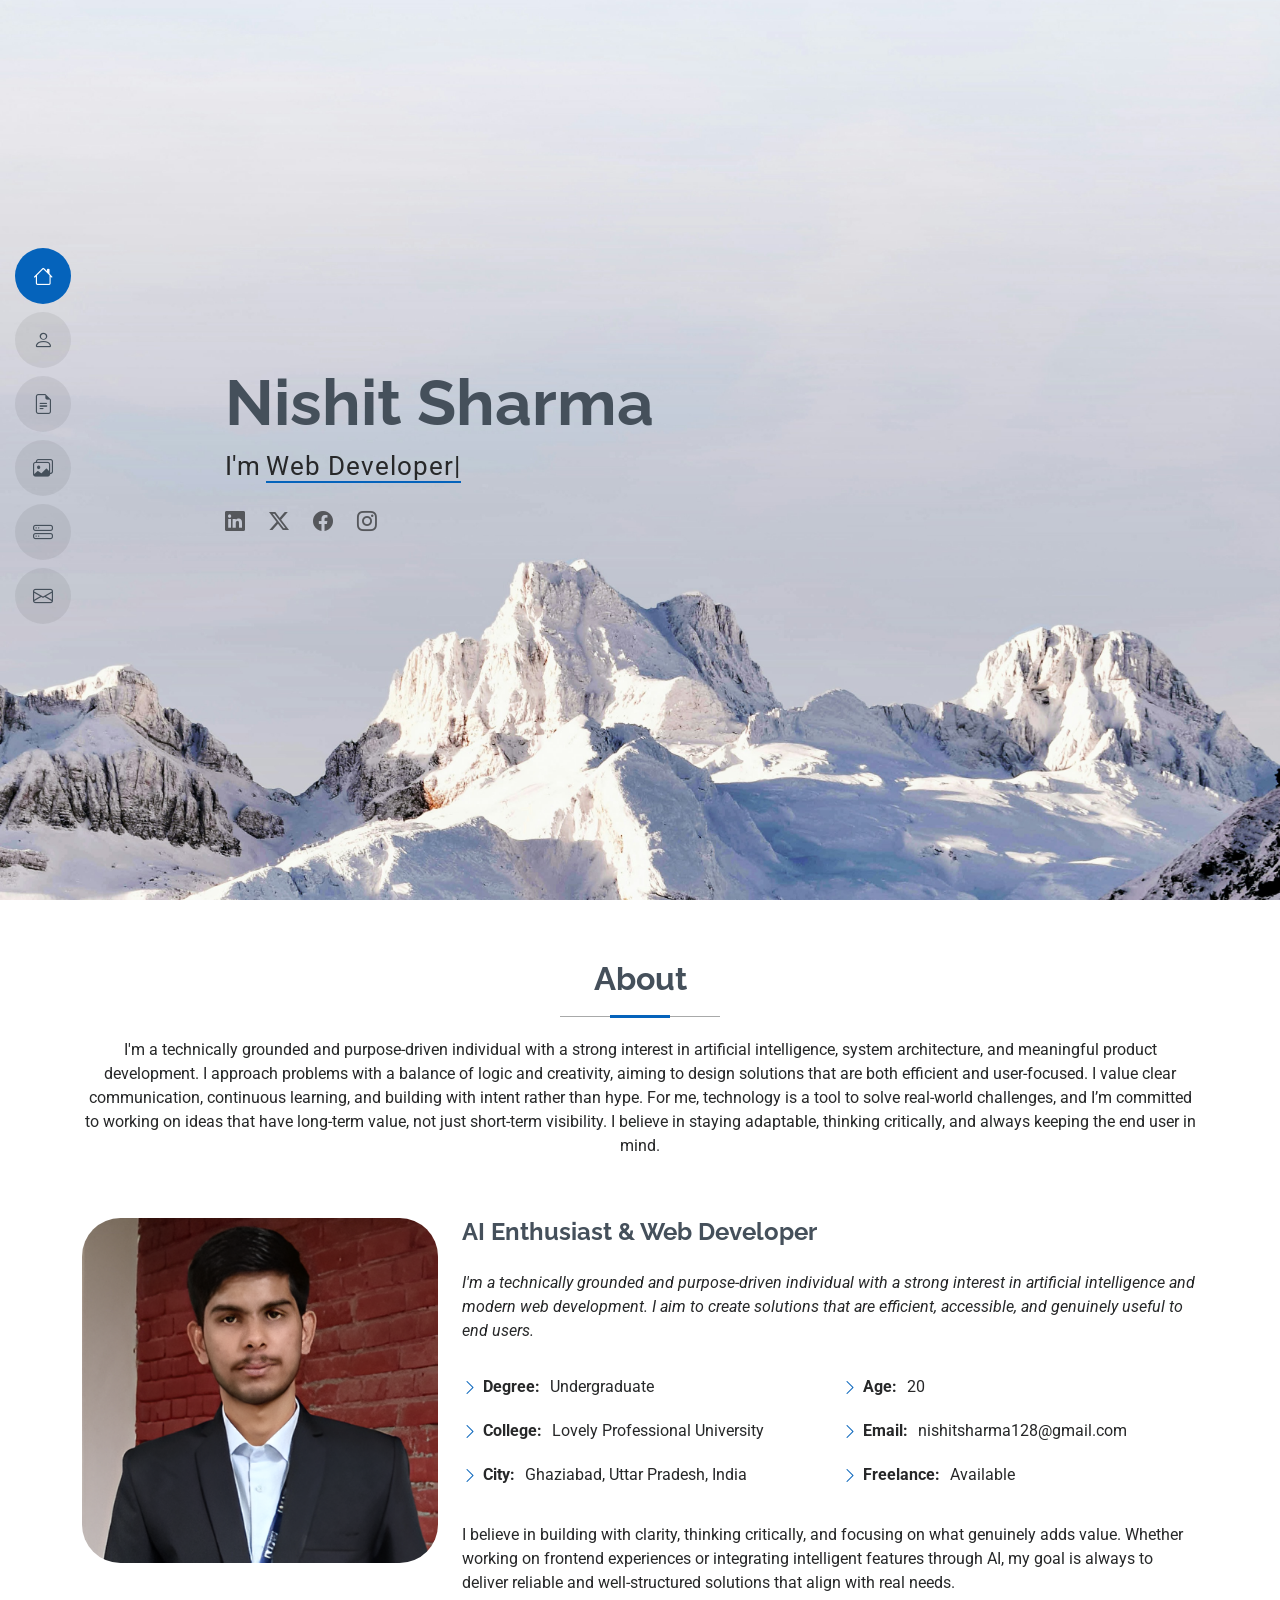
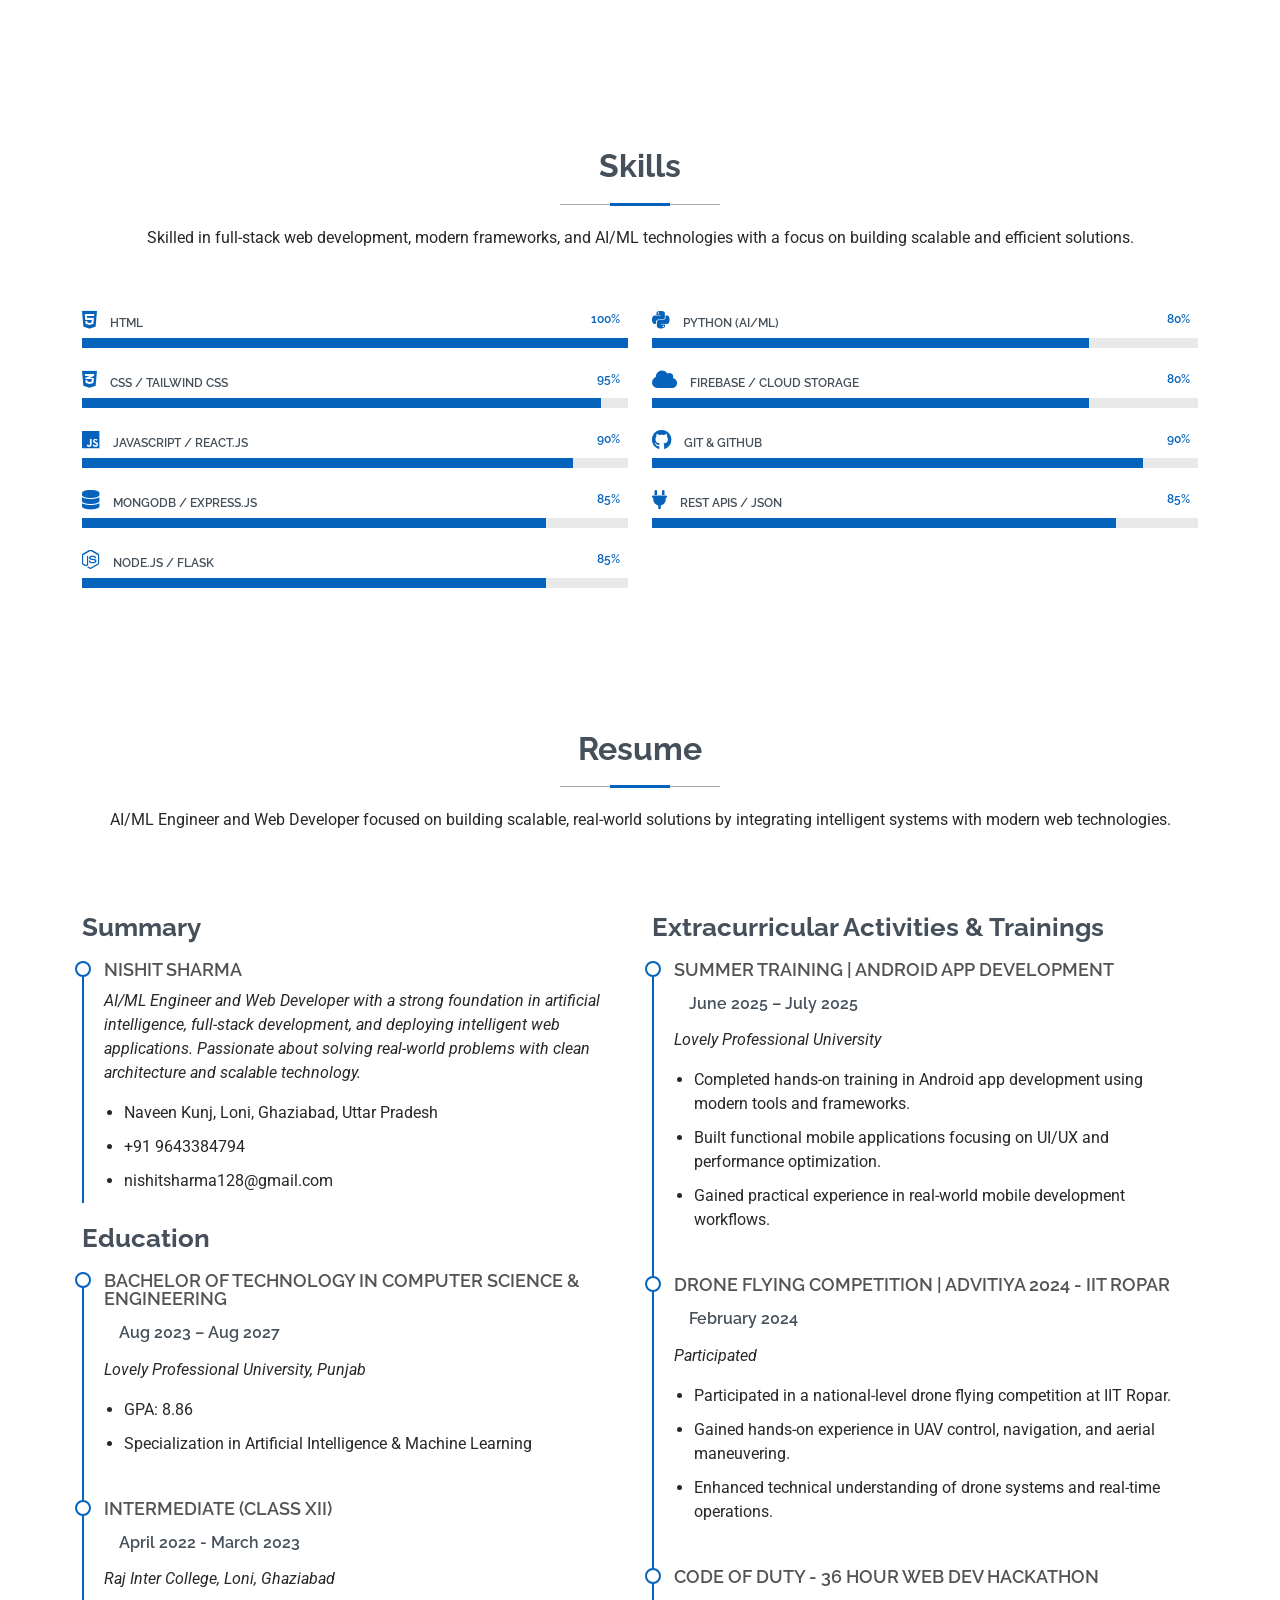
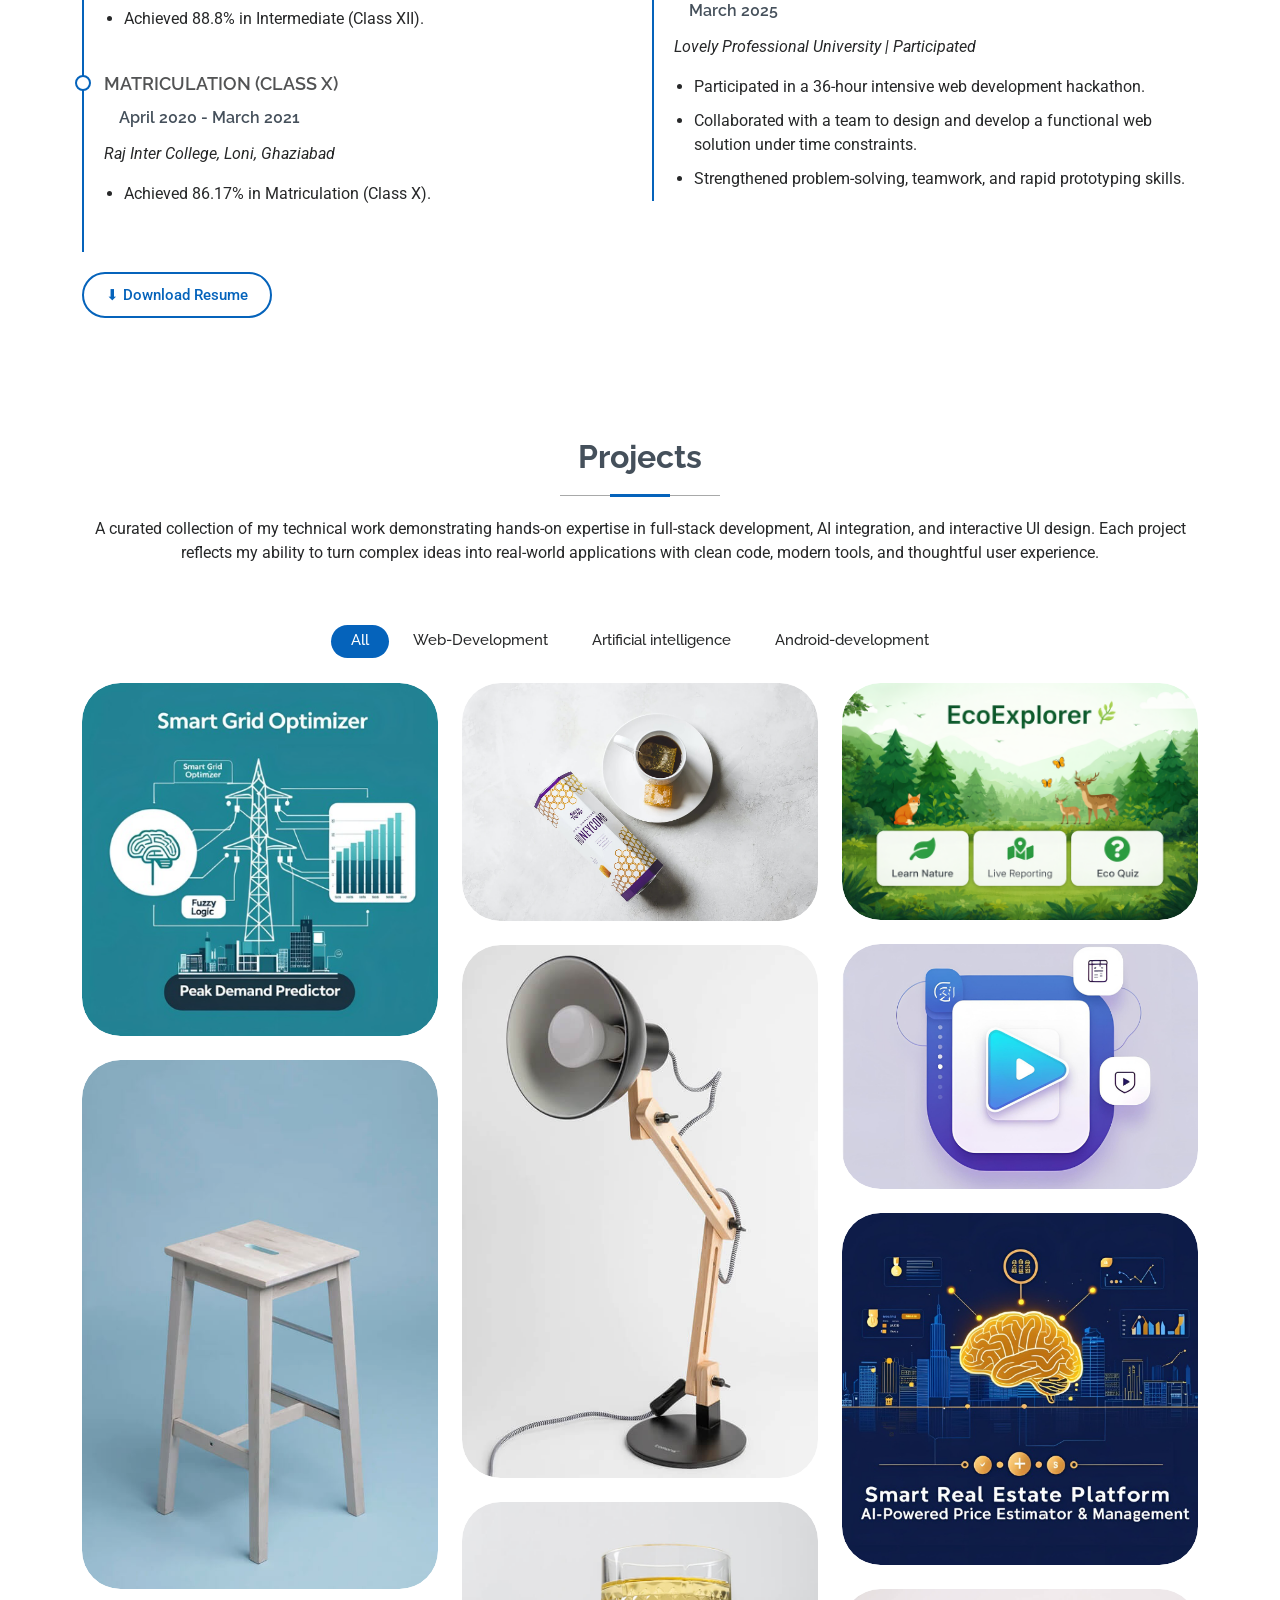
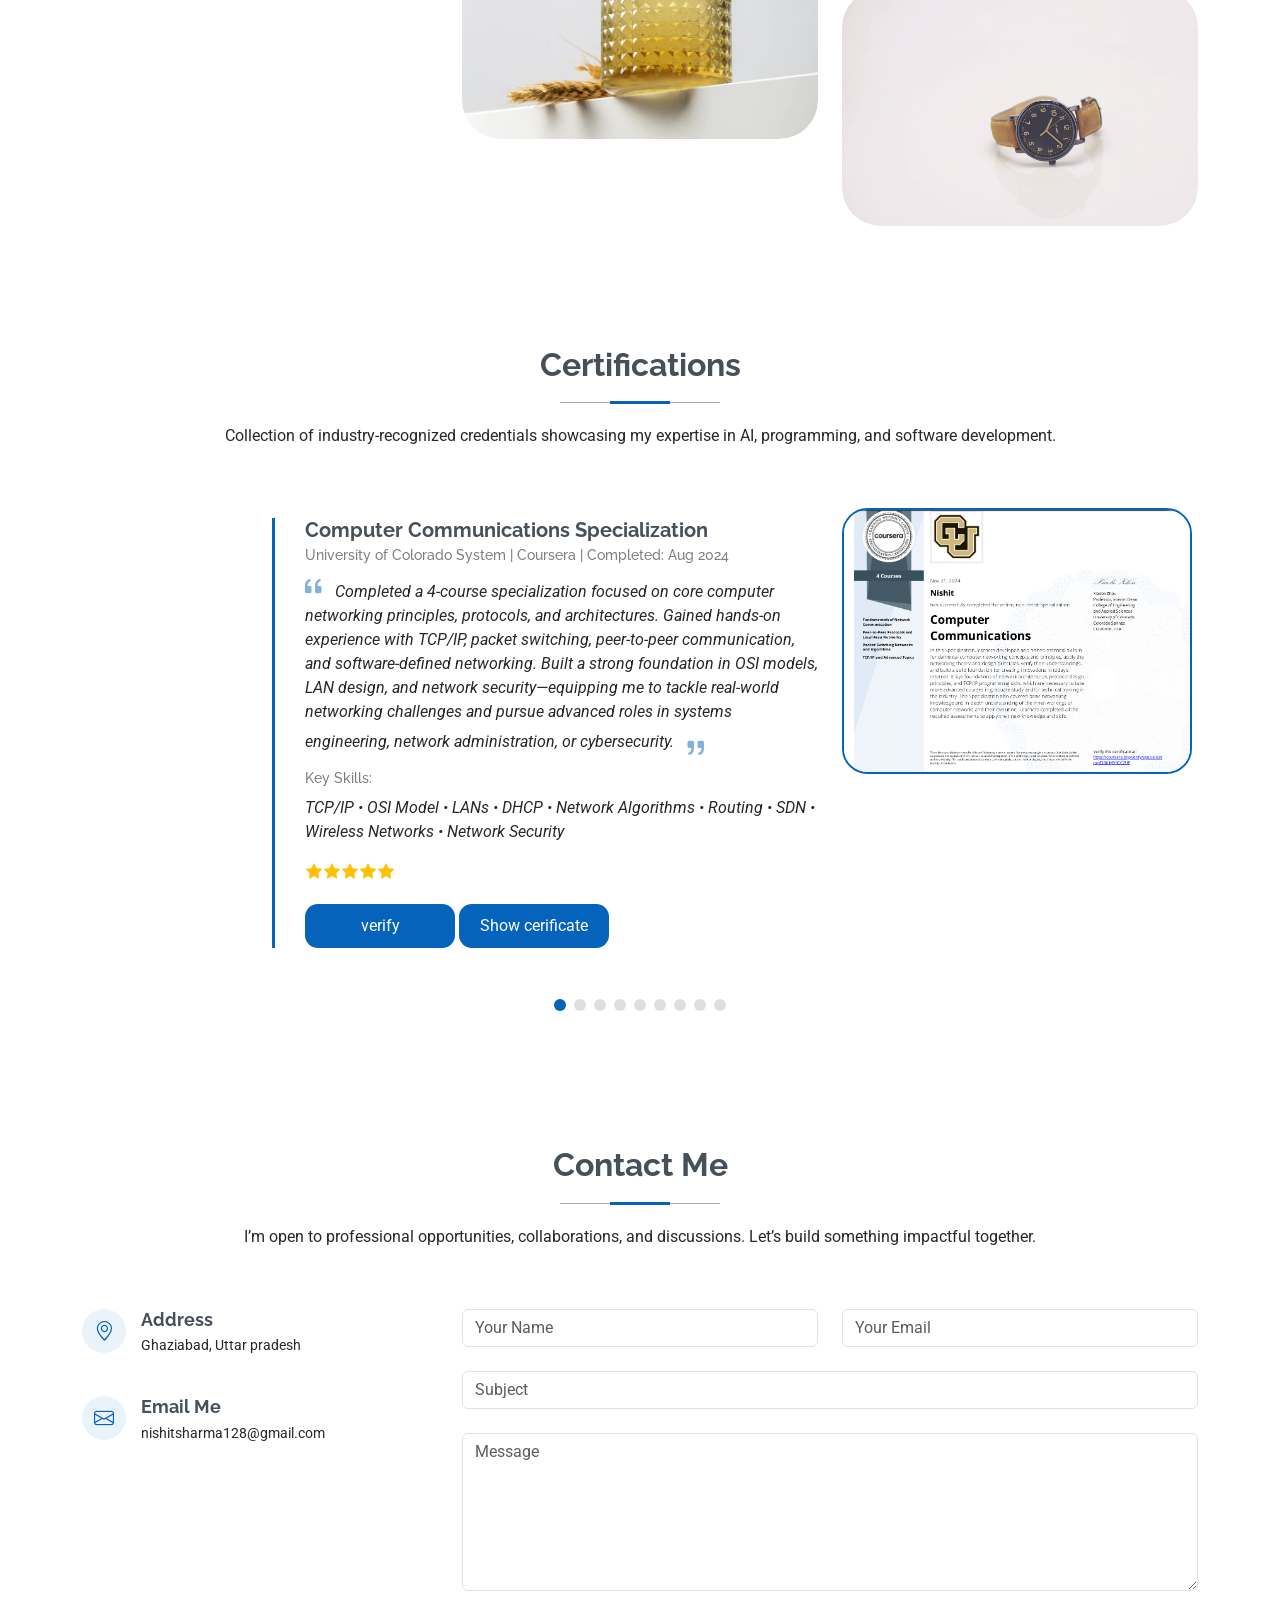
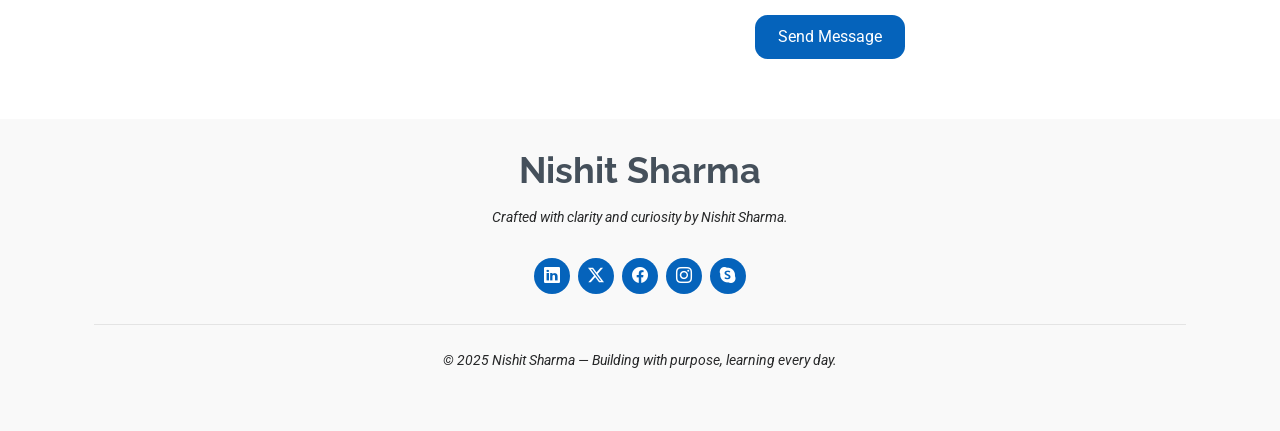
<file: index.html>
<!DOCTYPE html>
<html lang="en">
  <head>
    <meta charset="utf-8" />
    <meta content="width=device-width, initial-scale=1.0" name="viewport" />
    <title>Nishit Sharma - portfolio</title>
    <meta content="" name="description" />
    <meta content="" name="keywords" />

    <!-- Favicons -->
    <link href="assets/img/favicon.png" rel="icon" />
    <link href="assets/img/apple-touch-icon.png" rel="apple-touch-icon" />

    <!-- Fonts -->
    <link href="https://fonts.googleapis.com" rel="preconnect" />
    <link href="https://fonts.gstatic.com" rel="preconnect" crossorigin />
    <link
      href="https://fonts.googleapis.com/css2?family=Roboto:ital,wght@0,100;0,300;0,400;0,500;0,700;0,900;1,100;1,300;1,400;1,500;1,700;1,900&family=Poppins:ital,wght@0,100;0,200;0,300;0,400;0,500;0,600;0,700;0,800;0,900;1,100;1,200;1,300;1,400;1,500;1,600;1,700;1,800;1,900&family=Raleway:ital,wght@0,100;0,200;0,300;0,400;0,500;0,600;0,700;0,800;0,900;1,100;1,200;1,300;1,400;1,500;1,600;1,700;1,800;1,900&display=swap"
      rel="stylesheet"
    />
    <link rel="stylesheet" href="https://cdnjs.cloudflare.com/ajax/libs/font-awesome/6.5.0/css/all.min.css" />

    <!-- Vendor CSS Files -->
    <link
      href="assets/vendor/bootstrap/css/bootstrap.min.css"
      rel="stylesheet"
    />
    <link
      href="assets/vendor/bootstrap-icons/bootstrap-icons.css"
      rel="stylesheet"
    />
    <link href="assets/vendor/aos/aos.css" rel="stylesheet" />
    <link
      href="assets/vendor/glightbox/css/glightbox.min.css"
      rel="stylesheet"
    />
    <link href="assets/vendor/swiper/swiper-bundle.min.css" rel="stylesheet" />

    <!-- Main CSS File -->
    <link href="assets/css/main.css" rel="stylesheet" />

  </head>

  <body class="index-page">
    <header
      id="header"
      class="header d-flex flex-column justify-content-center"
    >
      <i class="header-toggle d-xl-none bi bi-list"></i>

      <nav id="navmenu" class="navmenu">
        <ul>
          <li>
            <a href="#hero" class="active"
              ><i class="bi bi-house navicon"></i><span>Home</span></a
            >
          </li>
          <li>
            <a href="#about"
              ><i class="bi bi-person navicon"></i><span>About</span></a
            >
          </li>
          <li>
            <a href="#resume"
              ><i class="bi bi-file-earmark-text navicon"></i
              ><span>Resume</span></a
            >
          </li>
          <li>
            <a href="#portfolio"
              ><i class="bi bi-images navicon"></i><span>Projects</span></a
            >
          </li>
          <li>
            <a href="#Certifications"
              ><i class="bi bi-hdd-stack navicon"></i
              ><span>Certificates</span></a
            >
          </li>
          <li>
            <a href="#contact"
              ><i class="bi bi-envelope navicon"></i><span>Contact</span></a
            >
          </li>
        </ul>
      </nav>
    </header>

    <main class="main">
      <!-- Hero Section -->
      <section id="hero" class="hero section light-background">
        <img src="assets/img/bac_image.jpg" alt="" />

        <div class="container" data-aos="zoom-out">
          <div class="row justify-content-center">
            <div class="col-lg-9">
              <h2>Nishit Sharma</h2>
              <p>
                I'm
                <span
                  class="typed"
                  data-typed-items="Web Developer, AI/ML developer, Freelancer"
                  >Web Developer</span
                ><span
                  class="typed-cursor typed-cursor--blink"
                  aria-hidden="true"
                ></span>
              </p>
              <div class="social-links">
                <a
                  href="https://www.linkedin.com/in/nishitsharma128"
                  target="_blank"
                  rel="noopener noreferrer"
                  ><i class="bi bi-linkedin"></i
                ></a>
                <a href="#"><i class="bi bi-twitter-x"></i></a>
                <a href="#"><i class="bi bi-facebook"></i></a>
                <a
                  href="https://www.instagram.com/sharma_nishit_vats128/"
                  target="_blank"
                  rel="noopener noreferrer"
                  ><i class="bi bi-instagram"></i
                ></a>
              </div>
            </div>
          </div>
        </div>
      </section>
      <!-- /Hero Section -->

      <!-- About Section -->
      <section id="about" class="about section">
        <!-- Section Title -->
        <div class="container section-title" data-aos="fade-up">
          <h2>About</h2>
          <p>
            I'm a technically grounded and purpose-driven individual with a
            strong interest in artificial intelligence, system architecture, and
            meaningful product development. I approach problems with a balance
            of logic and creativity, aiming to design solutions that are both
            efficient and user-focused. I value clear communication, continuous
            learning, and building with intent rather than hype. For me,
            technology is a tool to solve real-world challenges, and I’m
            committed to working on ideas that have long-term value, not just
            short-term visibility. I believe in staying adaptable, thinking
            critically, and always keeping the end user in mind.
          </p>
        </div>
        <!-- End Section Title -->

        <div class="container" data-aos="fade-up" data-aos-delay="100">
          <div class="row gy-4 justify-content-center">
            <div class="col-lg-4">
              <img
                src="assets\img\Screenshot 2023-12-10 161913.png"
                class="img-fluid"
                alt=""
              />
            </div>
            <div class="col-lg-8 content">
              <h2>AI Enthusiast & Web Developer</h2>
              <p class="fst-italic py-3">
                I'm a technically grounded and purpose-driven individual with a
                strong interest in artificial intelligence and modern web
                development. I aim to create solutions that are efficient,
                accessible, and genuinely useful to end users.
              </p>
              <div class="row">
                <div class="col-lg-6">
                  <ul>
                    <!-- <li><i class="bi bi-chevron-right"></i> <strong>Birthday:</strong> <span>11 Sep 2005</span></li> -->
                    <li>
                      <i class="bi bi-chevron-right"></i>
                      <strong>Degree:</strong> <span>Undergraduate</span>
                    </li>
                    <li>
                      <i class="bi bi-chevron-right"></i>
                      <strong>College:</strong>
                      <span>Lovely Professional University</span>
                    </li>
                    <!-- <li>
                      <i class="bi bi-chevron-right"></i>
                      <strong>Website:</strong>
                      <span>www.nishitsharma.dev</span>
                    </li> -->
                    <!-- <li><i class="bi bi-chevron-right"></i> <strong>Phone:</strong> <span>+91 9643384794</span></li> -->
                    <li>
                      <i class="bi bi-chevron-right"></i>
                      <strong>City:</strong>
                      <span>Ghaziabad, Uttar Pradesh, India</span>
                    </li>
                  </ul>
                </div>
                <div class="col-lg-6">
                  <ul>
                    <li>
                      <i class="bi bi-chevron-right"></i> <strong>Age:</strong>
                      <span>20</span>
                    </li>
                    <!-- <li><i class="bi bi-chevron-right"></i> <strong>Degree:</strong> <span>Undergraduate</span></li> -->
                    <li>
                      <i class="bi bi-chevron-right"></i>
                      <strong>Email:</strong>
                      <span>nishitsharma128@gmail.com</span>
                    </li>
                    <li>
                      <i class="bi bi-chevron-right"></i>
                      <strong>Freelance:</strong> <span>Available</span>
                    </li>
                  </ul>
                </div>
              </div>
              <p class="py-3">
                I believe in building with clarity, thinking critically, and
                focusing on what genuinely adds value. Whether working on
                frontend experiences or integrating intelligent features through
                AI, my goal is always to deliver reliable and well-structured
                solutions that align with real needs.
              </p>
            </div>
          </div>
        </div>
      </section>
      <!-- /About Section -->


      <!-- Skills Section -->
      <section id="skills" class="skills section">
  <!-- Section Title -->
  <div class="container section-title" data-aos="fade-up">
    <h2>Skills</h2>
    <p>
      Skilled in full-stack web development, modern frameworks, and AI/ML
      technologies with a focus on building scalable and efficient
      solutions.
    </p>
  </div>
  <!-- End Section Title -->

  <div class="container" data-aos="fade-up" data-aos-delay="100">
    <div class="row skills-content skills-animation">
      <div class="col-lg-6">
        <div class="progress">
          <span class="skill">
            <span><i class="fab fa-html5"></i> HTML</span>
            <i class="val">100%</i>
          </span>
          <div class="progress-bar-wrap">
            <div class="progress-bar" role="progressbar" aria-valuenow="100" aria-valuemin="0" aria-valuemax="100"></div>
          </div>
        </div>

        <div class="progress">
          <span class="skill">
            <span><i class="fab fa-css3-alt"></i> CSS / Tailwind CSS</span>
            <i class="val">95%</i>
          </span>
          <div class="progress-bar-wrap">
            <div class="progress-bar" role="progressbar" aria-valuenow="95" aria-valuemin="0" aria-valuemax="100"></div>
          </div>
        </div>

        <div class="progress">
          <span class="skill">
            <span><i class="fab fa-js"></i> JavaScript / React.js</span>
            <i class="val">90%</i>
          </span>
          <div class="progress-bar-wrap">
            <div class="progress-bar" role="progressbar" aria-valuenow="90" aria-valuemin="0" aria-valuemax="100"></div>
          </div>
        </div>

        <div class="progress">
          <span class="skill">
            <span><i class="fas fa-database"></i> MongoDB / Express.js</span>
            <i class="val">85%</i>
          </span>
          <div class="progress-bar-wrap">
            <div class="progress-bar" role="progressbar" aria-valuenow="85" aria-valuemin="0" aria-valuemax="100"></div>
          </div>
        </div>

        <div class="progress">
          <span class="skill">
            <span><i class="fab fa-node-js"></i> Node.js / Flask</span>
            <i class="val">85%</i>
          </span>
          <div class="progress-bar-wrap">
            <div class="progress-bar" role="progressbar" aria-valuenow="85" aria-valuemin="0" aria-valuemax="100"></div>
          </div>
        </div>
      </div>

      <div class="col-lg-6">
        <div class="progress">
          <span class="skill">
            <span><i class="fab fa-python"></i> Python (AI/ML)</span>
            <i class="val">80%</i>
          </span>
          <div class="progress-bar-wrap">
            <div class="progress-bar" role="progressbar" aria-valuenow="80" aria-valuemin="0" aria-valuemax="100"></div>
          </div>
        </div>

        <div class="progress">
          <span class="skill">
            <span><i class="fas fa-cloud"></i> Firebase / Cloud Storage</span>
            <i class="val">80%</i>
          </span>
          <div class="progress-bar-wrap">
            <div class="progress-bar" role="progressbar" aria-valuenow="80" aria-valuemin="0" aria-valuemax="100"></div>
          </div>
        </div>

        <div class="progress">
          <span class="skill">
            <span><i class="fab fa-github"></i> Git & GitHub</span>
            <i class="val">90%</i>
          </span>
          <div class="progress-bar-wrap">
            <div class="progress-bar" role="progressbar" aria-valuenow="90" aria-valuemin="0" aria-valuemax="100"></div>
          </div>
        </div>

        <div class="progress">
          <span class="skill">
            <span><i class="fas fa-plug"></i> REST APIs / JSON</span>
            <i class="val">85%</i>
          </span>
          <div class="progress-bar-wrap">
            <div class="progress-bar" role="progressbar" aria-valuenow="85" aria-valuemin="0" aria-valuemax="100"></div>
          </div>
        </div>
      </div>
    </div>
  </div>
</section>
      <!-- /Skills Section -->

      <!-- Resume Section -->
      <section id="resume" class="resume section">
        <!-- Section Title -->
        <div class="container section-title" data-aos="fade-up">
          <h2>Resume</h2>
          <p>
            AI/ML Engineer and Web Developer focused on building scalable,
            real-world solutions by integrating intelligent systems with modern
            web technologies.
          </p>
        </div>
        <!-- End Section Title -->

        <div class="container">
          <div class="row">
            <!-- Left Column: Summary + Education -->
            <div class="col-lg-6" data-aos="fade-up" data-aos-delay="100">
              <h3 class="resume-title">Summary</h3>
              <div class="resume-item pb-0">
                <h4>Nishit Sharma</h4>
                <p>
                  <em
                    >AI/ML Engineer and Web Developer with a strong foundation
                    in artificial intelligence, full-stack development, and
                    deploying intelligent web applications. Passionate about
                    solving real-world problems with clean architecture and
                    scalable technology.</em
                  >
                </p>
                <ul>
                  <li>Naveen Kunj, Loni, Ghaziabad, Uttar Pradesh</li>
                  <li>+91 9643384794</li>
                  <li>nishitsharma128@gmail.com</li>
                </ul>
              </div>

              <h3 class="resume-title">Education</h3>
              <div class="resume-item">
                <h4>
                  Bachelor of Technology in Computer Science & Engineering
                </h4>
                <h5>Aug 2023 – Aug 2027</h5>
                <p><em>Lovely Professional University, Punjab</em></p>
                <ul>
                  <li>GPA: 8.86</li>
                  <li>
                    Specialization in Artificial Intelligence & Machine Learning
                  </li>
                </ul>
              </div>
              <div class="resume-item">
  <h4>Intermediate (Class XII)</h4>
  <h5>April 2022 - March 2023</h5>
  <p><em>Raj Inter College, Loni, Ghaziabad</em></p>
  <ul>
    <li>Achieved 88.8% in Intermediate (Class XII).</li>
  </ul>
</div>

<div class="resume-item">
  <h4>Matriculation (Class X)</h4>
  <h5>April 2020 - March 2021</h5>
  <p><em>Raj Inter College, Loni, Ghaziabad</em></p>
  <ul>
    <li>Achieved 86.17% in Matriculation (Class X).</li>
  </ul>
</div>
    <a href="assets/resume/specialized_cv_webDev.pdf" download class="resume-btn">
  ⬇ Download Resume
</a>
            </div>

            <!-- Right Column: Projects as Experience -->
            <div class="col-lg-6" data-aos="fade-up" data-aos-delay="200">
  <h3 class="resume-title">Extracurricular Activities & Trainings</h3>

  <div class="resume-item">
    <h4>Summer Training | Android App Development</h4>
    <h5>June 2025 – July 2025</h5>
    <p><em>Lovely Professional University</em></p>
    <ul>
      <li>
        Completed hands-on training in Android app development using modern tools and frameworks.
      </li>
      <li>
        Built functional mobile applications focusing on UI/UX and performance optimization.
      </li>
      <li>
        Gained practical experience in real-world mobile development workflows.
      </li>
    </ul>
  </div>

  <div class="resume-item">
    <h4>Drone Flying Competition | Advitiya 2024 - IIT Ropar</h4>
    <h5>February 2024</h5>
    <p><em>Participated</em></p>
    <ul>
      <li>
        Participated in a national-level drone flying competition at IIT Ropar.
      </li>
      <li>
        Gained hands-on experience in UAV control, navigation, and aerial maneuvering.
      </li>
      <li>
        Enhanced technical understanding of drone systems and real-time operations.
      </li>
    </ul>
  </div>

  <div class="resume-item">
    <h4>Code of Duty - 36 Hour Web Dev Hackathon</h4>
    <h5>March 2025</h5>
    <p><em>Lovely Professional University | Participated</em></p>
    <ul>
      <li>
        Participated in a 36-hour intensive web development hackathon.
      </li>
      <li>
        Collaborated with a team to design and develop a functional web solution under time constraints.
      </li>
      <li>
        Strengthened problem-solving, teamwork, and rapid prototyping skills.
      </li>
    </ul>
  </div>
</div>
          </div>
        </div>
      </section>
      <!-- /Resume Section -->

      <!-- Portfolio Section -->
      <section id="portfolio" class="portfolio section">
        <!-- Section Title -->
        <div class="container section-title" data-aos="fade-up">
          <h2>Projects</h2>
          <p>
            A curated collection of my technical work demonstrating hands-on expertise in full-stack development, AI integration, and interactive UI design. Each project reflects my ability to turn complex ideas into real-world applications with clean code, modern tools, and thoughtful user experience.
          </p>
        </div>
        <!-- End Section Title -->

        <div class="container">
          <div
            class="isotope-layout"
            data-default-filter="*"
            data-layout="masonry"
            data-sort="original-order"
          >
            <ul
              class="portfolio-filters isotope-filters"
              data-aos="fade-up"
              data-aos-delay="100"
            >
              <li data-filter="*" class="filter-active">All</li>
              <li data-filter=".filter-web-app">Web-Development</li>
              <li data-filter=".filter-ML-models">Artificial intelligence</li>
              <li data-filter=".filter-android-dev">Android-development</li>
            </ul>
            <!-- End Portfolio Filters -->

            <div
              class="row gy-4 isotope-container"
              data-aos="fade-up"
              data-aos-delay="200"
            >
       
              <div
                class="col-lg-4 col-md-6 portfolio-item isotope-item filter-ML-models"
              >
              <a href="fuzzy_smart_grid_system.html">
                <div class="img-container">
                <img
                  src="assets/img/masonry-portfolio/smart_grid.png"
                  class="img-fluid"
                  alt=""
                />
                </div>
                <div class="portfolio-info">
                  <h4>Fuzzy Logic-Based Smart Grid Optimizer & Peak Demand Predictor</h4>
                  <p>An intelligent energy management system utilizing fuzzy logic to optimize smart grid performance and accurately predict peak electricity demand. Designed to enhance efficiency, reduce energy waste, and support sustainable power distribution.</p>
                  <a
                    href="assets/img/masonry-portfolio/smart_grid.png"
                    title="Fuzzy Logic-Based Smart Grid Optimizer & Peak Demand Predictor"
                    data-gallery="portfolio-gallery-app"
                    class="glightbox preview-link"
                    ><i class="bi bi-zoom-in"></i
                  ></a>
                </div>
              </a>
              </div>
            

              <!-- End Portfolio Item -->

              <div
                class="col-lg-4 col-md-6 portfolio-item isotope-item filter-ML-models"
              >
              <a href="#">
                <div class="img-container">
                <img
                  src="assets/img/masonry-portfolio/masonry-portfolio-2.jpg"
                  class="img-fluid"
                  alt=""
                />
                </div>
                <div class="portfolio-info">
                  <h4>Coming Soon</h4>
                  <p>Lorem ipsum dolor sit amet consectetur adipisicing elit. Aspernatur, tenetur!</p>
                  <a
                    href="assets/img/masonry-portfolio/masonry-portfolio-2.jpg"
                    title="Product 1"
                    data-gallery="portfolio-gallery-product"
                    class="glightbox preview-link"
                    ><i class="bi bi-zoom-in"></i
                  ></a>
                  
                </div>
                </a>
              </div>
              <!-- End Portfolio Item -->

              <div
                class="col-lg-4 col-md-6 portfolio-item isotope-item filter-web-app"
              >
             <a href="ecoexplore_page.html">
              <div class="img-container">
                <img
                  src="assets/img/masonry-portfolio/ecoexplorer.png"
                  class="img-fluid"
                  alt=""
                />
                </div>
                <div class="portfolio-info">
                  <h4>EcoExplorer-Quiz management system
                  </h4>
                  <p>EcoExplorer is an interactive web platform designed to promote environmental awareness by helping users explore flora and fauna, report ecological threats, and learn sustainable practices. It integrates real-time reporting, educational content, and engaging quizzes into a single, user-friendly experience.</p>
                  <a
                    href="assets/img/masonry-portfolio/ecoexplorer.png"
                    title="EcoExplorer-Quiz management system"
                    data-gallery="portfolio-gallery-branding"
                    class="glightbox preview-link"
                    ><i class="bi bi-zoom-in"></i
                  ></a>
                  
                </div>
                </a>
              </div>
              <!-- End Portfolio Item -->

              <div
                class="col-lg-4 col-md-6 portfolio-item isotope-item filter-web-app"
              >
              <a href="youtube_extension.html">
                <div class="img-container">
                <img
                  src="assets/img/masonry-portfolio/youtube_thumbnail.png"
                  class="img-fluid"
                  alt=""
                />
                </div>
                <div class="portfolio-info">
                  <h4>YouTube Video Downloader Browser Extension</h4>
                  <p>A lightweight and user-friendly browser extension that enables seamless downloading of YouTube videos in various formats and resolutions. Built for speed, simplicity, and cross-browser compatibility.</p>
                  <a
                    href="assets/img/masonry-portfolio/youtube_thumbnail.png"
                    title="YouTube Video Downloader Browser Extension"
                    data-gallery="portfolio-gallery-app"
                    class="glightbox preview-link"
                    
                    ><i class="bi bi-zoom-in" style="margin-left: 10px;"></i
                  ></a>
                 
                </div>
                </a>
              </div>
              <!-- End Portfolio Item -->

              <div
                class="col-lg-4 col-md-6 portfolio-item isotope-item filter-android-dev"
              >
              <a href="#">
                <div class="img-container">
                <img
                  src="assets/img/masonry-portfolio/masonry-portfolio-5.jpg"
                  class="img-fluid"
                  alt=""
                />
                </div>
                <div class="portfolio-info">
                  <h4>Coming Soon</h4>
                  <p>Lorem ipsum dolor sit amet consectetur adipisicing elit. Ratione, consequatur.</p>
                  <a
                    href="assets/img/masonry-portfolio/masonry-portfolio-5.jpg"
                    title="Product 2"
                    data-gallery="portfolio-gallery-product"
                    class="glightbox preview-link"
                    ><i class="bi bi-zoom-in"></i
                  ></a>
                  
                </div>
                </a>
              </div>
              <!-- End Portfolio Item -->

              <div
                class="col-lg-4 col-md-6 portfolio-item isotope-item filter-android-dev"
              >
              <a href="#">
                <div class="img-container">
                <img
                  src="assets/img/masonry-portfolio/masonry-portfolio-6.jpg"
                  class="img-fluid"
                  alt=""
                />
                </div>
                <div class="portfolio-info">
                  <h4>Coming soon</h4>
                  <p>Lorem, ipsum dolor sit amet consectetur adipisicing elit. Explicabo, accusamus?</p>
                  <a
                    href="assets/img/masonry-portfolio/masonry-portfolio-6.jpg"
                    title="Branding 2"
                    data-gallery="portfolio-gallery-branding"
                    class="glightbox preview-link"
                    ><i class="bi bi-zoom-in"></i
                  ></a>
                 
                </div>
                </a>
              </div>
              <!-- End Portfolio Item -->

              <div
                class="col-lg-4 col-md-6 portfolio-item isotope-item filter-web-app"
              >
              <a href="real_estate_platform.html">
                <div class="img-container">
                <img
                  src="assets/img/masonry-portfolio/real_estate.png"
                  class="img-fluid"
                  alt=""
                />
                </div>
                <div class="portfolio-info">
                  <h4>AI-Powered Real Estate Management Platform</h4>
                  <p>A full-fledged real estate platform that leverages machine learning to accurately estimate property prices, streamline listings, and manage real estate operations efficiently. Built for scalability, deployed for real-world use.</p>
                  <a
                    href="assets/img/masonry-portfolio/real_estate.png"
                    title="AI-Powered Real Estate Management Platform"
                    data-gallery="portfolio-gallery-app"
                    class="glightbox preview-link"
                    ><i class="bi bi-zoom-in"></i
                  ></a>
                 
                </div>
                </a>
              </div>
              <!-- End Portfolio Item -->

              <div
                class="col-lg-4 col-md-6 portfolio-item isotope-item filter-ML-models"
              >
              <a href="#">
                <div class="img-container">
                <img
                  src="assets/img/masonry-portfolio/masonry-portfolio-8.jpg"
                  class="img-fluid"
                  alt=""
                />
                </div>
                <div class="portfolio-info">
                  <h4>Coming Soon</h4>
                  <p>Lorem ipsum dolor sit amet consectetur adipisicing elit. Rem, doloremque?</p>
                  <a
                    href="assets/img/masonry-portfolio/masonry-portfolio-8.jpg"
                    title="Product 3"
                    data-gallery="portfolio-gallery-product"
                    class="glightbox preview-link"
                    ><i class="bi bi-zoom-in"></i
                  ></a>
                  
                </div>
                </a>
              </div>
              <!-- End Portfolio Item -->

              <div
                class="col-lg-4 col-md-6 portfolio-item isotope-item filter-android-dev"
              >
              <a href="#">
                <div class="img-container">
                <img
                  src="assets/img/masonry-portfolio/masonry-portfolio-9.jpg"
                  class="img-fluid"
                  alt=""
                />
                </div>
                <div class="portfolio-info">
                  <h4>Coming Soon</h4>
                  <p>Lorem ipsum dolor, sit amet consectetur adipisicing elit. Blanditiis, asperiores.</p>
                  <a
                    href="assets/img/masonry-portfolio/masonry-portfolio-9.jpg"
                    title="Branding 2"
                    data-gallery="portfolio-gallery-branding"
                    class="glightbox preview-link"
                    ><i class="bi bi-zoom-in"></i
                  ></a>
                  
                </div>
                </a>
              </div>
              <!-- End Portfolio Item -->
            </div>
            <!-- End Portfolio Container -->
          </div>
        </div>
      </section>
      <!-- /Portfolio Section -->

      <!-- certificate Section -->
      <section id="Certifications" class="testimonials section">
        <!-- Section Title -->
        <div class="container section-title" data-aos="fade-up">
          <h2>Certifications</h2>
          <p>
            Collection of industry-recognized credentials showcasing my
            expertise in AI, programming, and software development.
          </p>
        </div>
        <!-- End Section Title -->

        <div class="container" data-aos="fade-up" data-aos-delay="100">
          <div class="swiper init-swiper">
            <script type="application/json" class="swiper-config">
              {
                "loop": true,
                "speed": 600,
                "autoplay": {
                  "delay": 5000
                },
                "slidesPerView": "auto",
                "pagination": {
                  "el": ".swiper-pagination",
                  "type": "bullets",
                  "clickable": true
                }
              }
            </script>
            <div class="swiper-wrapper">
              <div class="swiper-slide">
                <div class="testimonial-item">
                  <div class="row gy-4 justify-content-center">
                    <div class="col-lg-6">
                      <div class="testimonial-content">
                        <h3>Computer Communications Specialization</h3>
                        <h4>
                          University of Colorado System | Coursera | Completed:
                          Aug 2024
                        </h4>
                        <p>
                          <i class="bi bi-quote quote-icon-left"></i>
                          <span
                            >Completed a 4-course specialization focused on core
                            computer networking principles, protocols, and
                            architectures. Gained hands-on experience with
                            TCP/IP, packet switching, peer-to-peer
                            communication, and software-defined networking.
                            Built a strong foundation in OSI models, LAN design,
                            and network security—equipping me to tackle
                            real-world networking challenges and pursue advanced
                            roles in systems engineering, network
                            administration, or cybersecurity.</span
                          >
                          <i class="bi bi-quote quote-icon-right"></i>
                        </p>
                        <h4>Key Skills:</h4>
                        <p>
                          TCP/IP • OSI Model • LANs • DHCP • Network Algorithms
                          • Routing • SDN • Wireless Networks • Network Security
                        </p>

                        <div class="stars">
                          <i class="bi bi-star-fill"></i
                          ><i class="bi bi-star-fill"></i
                          ><i class="bi bi-star-fill"></i
                          ><i class="bi bi-star-fill"></i
                          ><i class="bi bi-star-fill"></i>
                        </div>
                        <div style="margin-top: 20px">
                          <!-- <button style="background-color: #0563bb; border-radius: 1cqw;  padding: 10px; width:150px; border: none; color: white">show details</button> -->
                          <a
                            href="https://www.coursera.org/account/accomplishments/specialization/DB6IM9RCC7UP"
                            target="_blank"
                            rel="noopener noreferrer"
                            ><button
                              style="
                                background-color: #0563bb;
                                border-radius: 1cqw;
                                padding: 10px;
                                width: 150px;
                                border: none;
                                color: white;
                              "
                            >
                              verify
                            </button></a>

                            <a
                    href="assets/img/testimonials/computer_networks.png"
                    title="University of Colorado System | Coursera | Completed:
                          Aug 2024"
                    data-gallery="portfolio-gallery-branding"
                    class="glightbox preview-link"
                    ><button style="background-color: #0563bb; border-radius: 1cqw;  padding: 10px; width:150px; border: none; color: white">Show cerificate</button></a>
                        </div>
                      </div>
                    </div>
                    <div class="col-lg-2 text-center">
                      <img
                        src="assets/img/testimonials/computer_networks.png"
                        style="
                          border: 2px solid #0563bb;
                          border-radius: 2cqw;
                          height: fit-content;
                          width: 350px;
                        "
                        alt=""
                      />
                      
                    </div>
                  </div>
                </div>
              </div>
              <!-- End testimonial item -->

              <div class="swiper-slide">
                <div class="testimonial-item">
                  <div class="row gy-4 justify-content-center">
                    <div class="col-lg-6">
                      <div class="testimonial-content">
                        <h3>The Bits and Bytes of Computer Networking</h3>
                        <h4>Google | Coursera | Completed: Sept 2024</h4>
                        <p>
                          <i class="bi bi-quote quote-icon-left"></i>
                          <span
                            >Completed a foundational networking course designed
                            by Google to provide a comprehensive introduction to
                            computer networks. Developed a strong grasp of
                            networking layers, protocols, and security concepts.
                            Gained practical skills in IP addressing, VPNs,
                            DHCP, and wireless networks—laying a solid
                            groundwork for IT support, cybersecurity, or system
                            administration roles.</span
                          >
                          <i class="bi bi-quote quote-icon-right"></i>
                        </p>
                        <h4>Key Skills:</h4>
                        <p>
                          TCP/IP • VPN • Network Protocols • Wireless Networks •
                          DHCP • Network Troubleshooting • Data Integrity •
                          Network Security • Routing • Administration
                        </p>

                        <div class="stars">
                          <i class="bi bi-star-fill"></i
                          ><i class="bi bi-star-fill"></i
                          ><i class="bi bi-star-fill"></i
                          ><i class="bi bi-star-fill"></i
                          ><i class="bi bi-star-fill"></i>
                        </div>
                        <div style="margin-top: 20px">
                          <!-- <button style="background-color: #0563bb; border-radius: 1cqw;  padding: 10px; width:150px; border: none; color: white">show details</button> -->
                          <a
                            href="https://www.coursera.org/account/accomplishments/verify/IBS1O8UVE57A"
                            target="_blank"
                            rel="noopener noreferrer"
                            ><button
                              style="
                                background-color: #0563bb;
                                border-radius: 1cqw;
                                padding: 10px;
                                width: 150px;
                                border: none;
                                color: white;
                              "
                            >
                              verify
                            </button></a
                          >

                          <a
                    href="assets/img/testimonials/bitsandbytes.png"
                    title="Google | Coursera | Completed: Sept 2024"
                    data-gallery="portfolio-gallery-branding"
                    class="glightbox preview-link"
                    ><button style="background-color: #0563bb; border-radius: 1cqw;  padding: 10px; width:150px; border: none; color: white">Show cerificate</button></a>
                        </div>
                      </div>
                    </div>
                    <div class="col-lg-2 text-center">
                      <img
                        src="assets/img/testimonials/bitsandbytes.png"
                        style="
                          border: 2px solid #0563bb;
                          border-radius: 2cqw;
                          height: fit-content;
                          width: 350px;
                        "
                        alt=""
                      />
                    </div>
                  </div>
                </div>
              </div>
              <!-- End testimonial item -->

              <div class="swiper-slide">
                <div class="testimonial-item">
                  <div class="row gy-4 justify-content-center">
                    <div class="col-lg-6">
                      <div class="testimonial-content">
                        <h3>Introduction to Data Analytics in Google Cloud</h3>
                        <h4>Google Cloud | Coursera | Completed: July 2024</h4>
                        <p>
                          <i class="bi bi-quote quote-icon-left"></i>
                          <span
                            >Completed a beginner-friendly course focused on
                            foundational concepts of data analytics within the
                            Google Cloud ecosystem. Learned how to leverage
                            cloud computing for scalable data processing,
                            storage, and analysis. Gained hands-on understanding
                            of cloud infrastructure, data governance, and the
                            roles and tools commonly used by cloud data
                            analysts.</span
                          >
                          <i class="bi bi-quote quote-icon-right"></i>
                        </p>
                        <h4>Key Skills:</h4>
                        <p>
                          Google Cloud Platform • Cloud Computing • Data
                          Analysis • Cloud Storage • Data Warehousing • Data
                          Governance • Cloud Infrastructure • Big Data • Digital
                          Transformation
                        </p>

                        <div class="stars">
                          <i class="bi bi-star-fill"></i
                          ><i class="bi bi-star-fill"></i
                          ><i class="bi bi-star-fill"></i
                          ><i class="bi bi-star-fill"></i
                          ><i class="bi bi-star-fill"></i>
                        </div>
                        <div style="margin-top: 20px">
                          <!-- <button style="background-color: #0563bb; border-radius: 1cqw;  padding: 10px; width:150px; border: none; color: white">show details</button> -->
                          <a
                            href="https://www.coursera.org/account/accomplishments/verify/5Y8799R9ECZ9"
                            target="_blank"
                            rel="noopener noreferrer"
                            ><button
                              style="
                                background-color: #0563bb;
                                border-radius: 1cqw;
                                padding: 10px;
                                width: 150px;
                                border: none;
                                color: white;
                              "
                            >
                              verify
                            </button></a
                          >
                           <a
                    href="assets/img/testimonials/googleCloud.png"
                    title="Google Cloud | Coursera | Completed: July 2024"
                    data-gallery="portfolio-gallery-branding"
                    class="glightbox preview-link"
                    ><button style="background-color: #0563bb; border-radius: 1cqw;  padding: 10px; width:150px; border: none; color: white">Show cerificate</button></a>
                        </div>
                      </div>
                    </div>
                    <div class="col-lg-2 text-center">
                      <img
                        src="assets/img/testimonials/googleCloud.png"
                        style="
                          border: 2px solid #0563bb;
                          border-radius: 2cqw;
                          height: fit-content;
                          width: 350px;
                        "
                        alt=""
                      />
                    </div>
                  </div>
                </div>
              </div>
              <!-- End testimonial item -->

              <div class="swiper-slide">
                <div class="testimonial-item">
                  <div class="row gy-4 justify-content-center">
                    <div class="col-lg-6">
                      <div class="testimonial-content">
                        <h3>
                          Supervised Machine Learning: Regression and
                          Classification
                        </h3>
                        <h4>
                          DeepLearning.AI & Stanford University | Coursera |
                          Completed: June 2024
                        </h4>
                        <p>
                          <i class="bi bi-quote quote-icon-left"></i>
                          <span
                            >Completed an in-depth course on supervised machine
                            learning, covering core concepts in regression and
                            classification. Developed, trained, and evaluated ML
                            models using Python, NumPy, and scikit-learn. Gained
                            hands-on experience in feature engineering,
                            predictive modeling, and applying linear/logistic
                            regression to real-world datasets—building a solid
                            foundation for advanced AI and data science
                            work.</span
                          >
                          <i class="bi bi-quote quote-icon-right"></i>
                        </p>
                        <h4>Key Skills:</h4>
                        <p>
                          Machine Learning • Supervised Learning • Regression &
                          Classification • NumPy • Scikit-learn • Predictive
                          Modeling • Jupyter Notebooks • Feature Engineering •
                          Python Programming • Statistical Modeling
                        </p>

                        <div class="stars">
                          <i class="bi bi-star-fill"></i
                          ><i class="bi bi-star-fill"></i
                          ><i class="bi bi-star-fill"></i
                          ><i class="bi bi-star-fill"></i
                          ><i class="bi bi-star-fill"></i>
                        </div>
                        <div style="margin-top: 20px">
                          <!-- <button style="background-color: #0563bb; border-radius: 1cqw;  padding: 10px; width:150px; border: none; color: white">show details</button> -->
                          <a
                            href="https://www.coursera.org/account/accomplishments/verify/LQPFT8EYJK3C"
                            target="_blank"
                            rel="noopener noreferrer"
                            ><button
                              style="
                                background-color: #0563bb;
                                border-radius: 1cqw;
                                padding: 10px;
                                width: 150px;
                                border: none;
                                color: white;
                              "
                            >
                              verify
                            </button></a
                          >
                           <a
                    href="assets/img/testimonials/deeplearning_ai.png"
                    title="DeepLearning.AI & Stanford University | Coursera |
                          Completed: June 2024"
                    data-gallery="portfolio-gallery-branding"
                    class="glightbox preview-link"
                    ><button style="background-color: #0563bb; border-radius: 1cqw;  padding: 10px; width:150px; border: none; color: white">Show cerificate</button></a>
                        </div>
                      </div>
                    </div>
                    <div class="col-lg-2 text-center">
                      <img
                        src="assets/img/testimonials/deeplearning_ai.png"
                        style="
                          border: 2px solid #0563bb;
                          border-radius: 2cqw;
                          height: fit-content;
                          width: 350px;
                        "
                        alt=""
                      />
                    </div>
                  </div>
                </div>
              </div>
              <!-- End testimonial item -->

              <div class="swiper-slide">
                <div class="testimonial-item">
                  <div class="row gy-4 justify-content-center">
                    <div class="col-lg-6">
                      <div class="testimonial-content">
                        <h3>Data Structures and Algorithms</h3>
                        <h4>
                          Lovely Professional University | iamneo.ai |
                          Completed: Dec 2024
                        </h4>
                        <p>
                          <i class="bi bi-quote quote-icon-left"></i>
                          <span
                            >Successfully completed a 72-hour intensive course
                            on Data Structures and Algorithms, offered through
                            Lovely Professional University and delivered on the
                            iamneo platform. The program focused on foundational
                            and advanced concepts such as arrays, linked lists,
                            stacks, queues, trees, graphs, searching, and
                            sorting algorithms. Strengthened problem-solving
                            abilities and algorithmic thinking essential for
                            technical interviews and competitive
                            programming.</span
                          >
                          <i class="bi bi-quote quote-icon-right"></i>
                        </p>
                        <h4>Key Skills:</h4>
                        <p>
                          Data Structures • Algorithms • Time & Space Complexity
                          • Recursion • Searching & Sorting • Linked Lists •
                          Trees & Graphs • Problem Solving • Competitive
                          Programming
                        </p>

                        <div class="stars">
                          <i class="bi bi-star-fill"></i
                          ><i class="bi bi-star-fill"></i
                          ><i class="bi bi-star-fill"></i
                          ><i class="bi bi-star-fill"></i
                          ><i class="bi bi-star-fill"></i>
                        </div>
                        <div style="margin-top: 20px">
                          <!-- <button style="background-color: #0563bb; border-radius: 1cqw;  padding: 10px; width:150px; border: none; color: white">show details</button> -->
                          <a
                            href="https://lpucolab438.examly.io/certificate/U2FsdGVkX19LysPJzAQVz3yzdyBiY5YbFi%2FgVlEcHrc%3D"
                            target="_blank"
                            rel="noopener noreferrer"
                            ><button
                              style="
                                background-color: #0563bb;
                                border-radius: 1cqw;
                                padding: 10px;
                                width: 150px;
                                border: none;
                                color: white;
                              "
                            >
                              verify
                            </button></a
                          >
                           <a
                    href="assets/img/testimonials/dsa.png"
                    title="Lovely Professional University | iamneo.ai |
                          Completed: Dec 2024"
                    data-gallery="portfolio-gallery-branding"
                    class="glightbox preview-link"
                    ><button style="background-color: #0563bb; border-radius: 1cqw;  padding: 10px; width:150px; border: none; color: white">Show cerificate</button></a>
                        </div>
                      </div>
                    </div>
                    <div class="col-lg-2 text-center">
                      <img
                        src="assets/img/testimonials/dsa.png"
                        style="
                          border: 2px solid #0563bb;
                          border-radius: 2cqw;
                          height: fit-content;
                          width: 350px;
                        "
                        alt=""
                      />
                    </div>
                  </div>
                </div>
              </div>
              <!-- End testimonial item -->

              <div class="swiper-slide">
                <div class="testimonial-item">
                  <div class="row gy-4 justify-content-center">
                    <div class="col-lg-6">
                      <div class="testimonial-content">
                        <h3>Object Oriented Programming</h3>
                        <h4>
                          Lovely Professional University | iamneo.ai |
                          Completed: Dec 2024
                        </h4>
                        <p>
                          <i class="bi bi-quote quote-icon-left"></i>
                          <span
                            >Completed a 72-hour hands-on course on Object
                            Oriented Programming through Lovely Professional
                            University on the iamneo platform. The course
                            covered essential OOP concepts such as classes,
                            objects, inheritance, polymorphism, abstraction, and
                            encapsulation. Gained practical experience in
                            designing modular, reusable, and maintainable
                            code—establishing a strong foundation for software
                            development and real-world application design.</span
                          >
                          <i class="bi bi-quote quote-icon-right"></i>
                        </p>
                        <h4>Key Skills:</h4>
                        <p>
                          OOP Principles • Classes & Objects • Inheritance •
                          Polymorphism • Abstraction • Encapsulation • Code
                          Reusability • Software Design
                        </p>

                        <div class="stars">
                          <i class="bi bi-star-fill"></i
                          ><i class="bi bi-star-fill"></i
                          ><i class="bi bi-star-fill"></i
                          ><i class="bi bi-star-fill"></i
                          ><i class="bi bi-star-fill"></i>
                        </div>
                        <div style="margin-top: 20px">
                          <!-- <button style="background-color: #0563bb; border-radius: 1cqw;  padding: 10px; width:150px; border: none; color: white">show details</button> -->
                          <a
                            href="https://lpucolab438.examly.io/certificate/U2FsdGVkX19pzj34vlpG7Gk0XsmPpQ59FM5RL%2FVAYS8%3D"
                            target="_blank"
                            rel="noopener noreferrer"
                            ><button
                              style="
                                background-color: #0563bb;
                                border-radius: 1cqw;
                                padding: 10px;
                                width: 150px;
                                border: none;
                                color: white;
                              "
                            >
                              verify
                            </button></a
                          >
                           <a
                    href="assets/img/testimonials/cpp.png"
                    title="Lovely Professional University | iamneo.ai |
                          Completed: Dec 2024"
                    data-gallery="portfolio-gallery-branding"
                    class="glightbox preview-link"
                    ><button style="background-color: #0563bb; border-radius: 1cqw;  padding: 10px; width:150px; border: none; color: white">Show cerificate</button></a>
                        </div>
                      </div>
                    </div>
                    <div class="col-lg-2 text-center">
                      <img
                        src="assets/img/testimonials/cpp.png"
                        style="
                          border: 2px solid #0563bb;
                          border-radius: 2cqw;
                          height: fit-content;
                          width: 350px;
                        "
                        alt=""
                      />
                    </div>
                  </div>
                </div>
              </div>
              <!-- End testimonial item -->

              <div class="swiper-slide">
                <div class="testimonial-item">
                  <div class="row gy-4 justify-content-center">
                    <div class="col-lg-6">
                      <div class="testimonial-content">
                        <h3>Java Programming</h3>
                        <h4>
                          Lovely Professional University | iamneo.ai |
                          Completed: May 2025
                        </h4>
                        <p>
                          <i class="bi bi-quote quote-icon-left"></i>
                          <span
                            >Completed a 72-hour comprehensive course on Java
                            Programming through Lovely Professional University,
                            delivered via the iamneo platform. This course
                            provided hands-on training in core Java concepts
                            including object-oriented programming, exception
                            handling, data types, control flow, and standard
                            libraries. Developed the ability to build
                            structured, maintainable, and efficient Java
                            applications, laying a strong foundation for backend
                            development and enterprise-level systems.</span
                          >
                          <i class="bi bi-quote quote-icon-right"></i>
                        </p>
                        <h4>Key Skills:</h4>
                        <p>
                          Java Syntax • OOP in Java • Control Structures •
                          Exception Handling • File I/O • Class Design • Java
                          Collections • Core Programming Logic
                        </p>

                        <div class="stars">
                          <i class="bi bi-star-fill"></i
                          ><i class="bi bi-star-fill"></i
                          ><i class="bi bi-star-fill"></i
                          ><i class="bi bi-star-fill"></i
                          ><i class="bi bi-star-fill"></i>
                        </div>
                        <div style="margin-top: 20px">
                          <!-- <button style="background-color: #0563bb; border-radius: 1cqw;  padding: 10px; width:150px; border: none; color: white">show details</button> -->
                          <a
                            href="https://lpucolab438.examly.io/certificate/U2FsdGVkX18voGG8nz%2BF8V9FsgBQmi%2FfCbZex6rGZkk%3D"
                            target="_blank"
                            rel="noopener noreferrer"
                            ><button
                              style="
                                background-color: #0563bb;
                                border-radius: 1cqw;
                                padding: 10px;
                                width: 150px;
                                border: none;
                                color: white;
                              "
                            >
                              verify
                            </button></a
                          >
                           <a
                    href="assets/img/testimonials/java.png"
                    title="Lovely Professional University | iamneo.ai |
                          Completed: May 2025"
                    data-gallery="portfolio-gallery-branding"
                    class="glightbox preview-link"
                    ><button style="background-color: #0563bb; border-radius: 1cqw;  padding: 10px; width:150px; border: none; color: white">Show cerificate</button></a>
                        </div>
                      </div>
                    </div>
                    <div class="col-lg-2 text-center">
                      <img
                        src="assets/img/testimonials/java.png"
                        style="
                          border: 2px solid #0563bb;
                          border-radius: 2cqw;
                          height: fit-content;
                          width: 350px;
                        "
                        alt=""
                      />
                    </div>
                  </div>
                </div>
              </div>
              <!-- End testimonial item -->

              <div class="swiper-slide">
                <div class="testimonial-item">
                  <div class="row gy-4 justify-content-center">
                    <div class="col-lg-6">
                      <div class="testimonial-content">
                        <h3>Google AI Essentials V1</h3>
                        <h4>
                          Issued by Coursera | Verified by Google | July 27,
                          2024
                        </h4>
                        <p>
                          <i class="bi bi-quote quote-icon-left"></i>
                          <span
                            >Completed the Google AI Essentials course designed
                            to equip professionals with the foundational
                            understanding of artificial intelligence and
                            practical skills to responsibly integrate AI into
                            daily workflows. Learned to assess when AI tools are
                            appropriate, write effective prompts, and apply
                            generative AI technologies to real-world business
                            tasks.</span
                          >
                          <i class="bi bi-quote quote-icon-right"></i>
                        </p>
                        <h4>Key Skills:</h4>
                        <p>
                          Prompt Engineering • Responsible AI Usage • Task
                          Automation with AI • AI Tool Evaluation • Generative
                          AI • Critical Thinking • Iterative Problem Solving
                        </p>

                        <div class="stars">
                          <i class="bi bi-star-fill"></i
                          ><i class="bi bi-star-fill"></i
                          ><i class="bi bi-star-fill"></i
                          ><i class="bi bi-star-fill"></i
                          ><i class="bi bi-star-fill"></i>
                        </div>
                        <div style="margin-top: 20px">
                          <!-- <button style="background-color: #0563bb; border-radius: 1cqw;  padding: 10px; width:150px; border: none; color: white">show details</button> -->
                          <a
                            href="https://www.credly.com/badges/3d17b68d-5549-4567-a278-a67a8982019d/linked_in_profile"
                            target="_blank"
                            rel="noopener noreferrer"
                            ><button
                              style="
                                background-color: #0563bb;
                                border-radius: 1cqw;
                                padding: 10px;
                                width: 150px;
                                border: none;
                                color: white;
                              "
                            >
                              verify
                            </button></a
                          >
                           <a
                    href="assets/img/testimonials/googleAIessential.png"
                    title=" Issued by Coursera | Verified by Google | July 27,
                          2024"
                    data-gallery="portfolio-gallery-branding"
                    class="glightbox preview-link"
                    ><button style="background-color: #0563bb; border-radius: 1cqw;  padding: 10px; width:150px; border: none; color: white">Show cerificate</button></a>
                        </div>
                      </div>
                    </div>
                    <div class="col-lg-2 text-center">
                      <img
                        src="assets/img/testimonials/googleAIessential.png"
                        style="
                          border: 2px solid #0563bb;
                          border-radius: 2cqw;
                          height: fit-content;
                          width: 350px;
                        "
                        alt=""
                      />
                    </div>
                  </div>
                </div>
              </div>
              <!-- End testimonial item -->

              <div class="swiper-slide">
                <div class="testimonial-item">
                  <div class="row gy-4 justify-content-center">
                    <div class="col-lg-6">
                      <div class="testimonial-content">
                        <h3>Programming in C</h3>
                        <h4>
                          Issued by iamneo: An NIIT Venture | Verified by Lovely
                          Professional University | May 16, 2024
                        </h4>
                        <p>
                          <i class="bi bi-quote quote-icon-left"></i>
                          <span
                            >Completed a 72-hour intensive online course in
                            Computer Programming, with a primary focus on the C
                            programming language. The course was conducted on
                            the iamneo platform in collaboration with Lovely
                            Professional University, covering essential concepts
                            of low-level programming and system-level
                            logic.</span
                          >
                          <i class="bi bi-quote quote-icon-right"></i>
                        </p>
                        <h4>Key Skills:</h4>
                        <p>
                          C Programming • Low-Level Programming • Procedural
                          Logic • Code Optimization • Memory Management •
                          Problem Solving • Debugging Techniques
                        </p>

                        <div class="stars">
                          <i class="bi bi-star-fill"></i
                          ><i class="bi bi-star-fill"></i
                          ><i class="bi bi-star-fill"></i
                          ><i class="bi bi-star-fill"></i
                          ><i class="bi bi-star-fill"></i>
                        </div>
                        <div style="margin-top: 20px">
                          <!-- <button style="background-color: #0563bb; border-radius: 1cqw;  padding: 10px; width:150px; border: none; color: white">show details</button> -->
                          <a
                            href="https://lpucolab438.examly.io/certificate/U2FsdGVkX1%2FNrZZuSd2Mr9tKY1EyDRpa2iGj2uFJsO8%3D"
                            target="_blank"
                            rel="noopener noreferrer"
                            ><button
                              style="
                                background-color: #0563bb;
                                border-radius: 1cqw;
                                padding: 10px;
                                width: 150px;
                                border: none;
                                color: white;
                              "
                            >
                              verify
                            </button></a
                          >
                           <a
                    href="assets/img/testimonials/Cprogram.png"
                    title="Issued by iamneo: An NIIT Venture | Verified by Lovely
                          Professional University | May 16, 2024"
                    data-gallery="portfolio-gallery-branding"
                    class="glightbox preview-link"
                    ><button style="background-color: #0563bb; border-radius: 1cqw;  padding: 10px; width:150px; border: none; color: white">Show cerificate</button></a>
                        </div>
                      </div>
                    </div>
                    <div class="col-lg-2 text-center">
                      <img
                        src="assets/img/testimonials/Cprogram.png"
                        style="
                          border: 2px solid #0563bb;
                          border-radius: 2cqw;
                          height: fit-content;
                          width: 350px;
                        "
                        alt=""
                      />
                    </div>
                  </div>
                </div>
              </div>
              <!-- End testimonial item -->
            </div>
            <div class="swiper-pagination"></div>
          </div>
        </div>
      </section>

      <!-- Contact Section -->
      <section id="contact" class="contact section">
        <!-- Section Title -->
        <div class="container section-title" data-aos="fade-up">
          <h2>Contact Me</h2>
          <p>
            I’m open to professional opportunities, collaborations, and
            discussions. Let’s build something impactful together.
          </p>
        </div>
        <!-- End Section Title -->

        <div class="container" data-aos="fade" data-aos-delay="100">
          <div class="row gy-4">
            <div class="col-lg-4">
              <div
                class="info-item d-flex"
                data-aos="fade-up"
                data-aos-delay="200"
              >
                <i class="bi bi-geo-alt flex-shrink-0"></i>
                <div>
                  <h3>Address</h3>
                  <p>Ghaziabad, Uttar pradesh</p>
                </div>
              </div>
              <!-- End Info Item -->

              <div
                class="info-item d-flex"
                data-aos="fade-up"
                data-aos-delay="400"
              >
                <i class="bi bi-envelope flex-shrink-0"></i>
                <div>
                  <h3>Email Me</h3>
                  <p>nishitsharma128@gmail.com</p>
                </div>
              </div>
              <!-- End Info Item -->
            </div>

            <div class="col-lg-8">
              <form id="contactForm">
                <div class="row gy-4">
                  <div class="col-md-6">
                    <input
                      type="text"
                      name="name"
                      class="form-control"
                      placeholder="Your Name"
                      required=""
                    />
                  </div>

                  <div class="col-md-6">
                    <input
                      type="email"
                      class="form-control"
                      name="email"
                      placeholder="Your Email"
                      required=""
                    />
                  </div>

                  <div class="col-md-12">
                    <input
                      type="text"
                      class="form-control"
                      name="subject"
                      placeholder="Subject"
                      required=""
                    />
                  </div>

                  <div class="col-md-12">
                    <textarea
                      class="form-control"
                      name="message"
                      rows="6"
                      placeholder="Message"
                      required=""
                    ></textarea>
                  </div>

                  <div class="col-md-12 text-center">
                    <button
                      type='submit'
                      style="
                        background-color: #0563bb;
                        border-radius: 1cqw;
                        padding: 10px;
                        width: 150px;
                        border: none;
                        color: white;
                      "
                    >
                      Send Message
                    </button>
                  </div>
                </div>
              </form>
            </div>
            <!-- End Contact Form -->
          </div>
        </div>
      </section>
      <!-- /Contact Section -->
    </main>

    <footer id="footer" class="footer position-relative light-background">
      <div class="container">
        <h3 class="sitename">Nishit Sharma</h3>
        <p>Crafted with clarity and curiosity by Nishit Sharma.</p>

        <div class="social-links d-flex justify-content-center">
          <a
            href="https://www.linkedin.com/in/nishitsharma128"
            target="_blank"
            rel="noopener noreferrer"
            ><i class="bi bi-linkedin"></i
          ></a>
          <a href=""><i class="bi bi-twitter-x"></i></a>
          <a href=""><i class="bi bi-facebook"></i></a>
          <a href="https://www.instagram.com/sharma_nishit_vats128/"><i class="bi bi-instagram"></i></a>
          <a href="https://www.instagram.com/sharma_nishit_vats128/"><i class="bi bi-skype"></i></a>
        </div>
        <div class="container">
          <div class="copyright">
            <p>
              &copy; 2025 Nishit Sharma — Building with purpose, learning every
              day.
            </p>

           
          </div>
        </div>
      </div>
    </footer>

    <!-- Scroll Top -->
    <a
      href="#"
      id="scroll-top"
      class="scroll-top d-flex align-items-center justify-content-center"
      ><i class="bi bi-arrow-up-short"></i
    ></a>

    <!-- Preloader -->
    <div id="preloader"></div>

    <!-- Vendor JS Files -->
    <script src="assets/vendor/bootstrap/js/bootstrap.bundle.min.js"></script>

    <script src="assets/vendor/aos/aos.js"></script>
    <script src="assets/vendor/typed.js/typed.umd.js"></script>
    <script src="assets/vendor/purecounter/purecounter_vanilla.js"></script>
    <script src="assets/vendor/waypoints/noframework.waypoints.js"></script>
    <script src="assets/vendor/glightbox/js/glightbox.min.js"></script>
    <script src="assets/vendor/imagesloaded/imagesloaded.pkgd.min.js"></script>
    <script src="assets/vendor/isotope-layout/isotope.pkgd.min.js"></script>
    <script src="assets/vendor/swiper/swiper-bundle.min.js"></script>

    <!-- Main JS File -->
    <script src="assets/js/main.js"></script>
  </body>
</html>
</file>
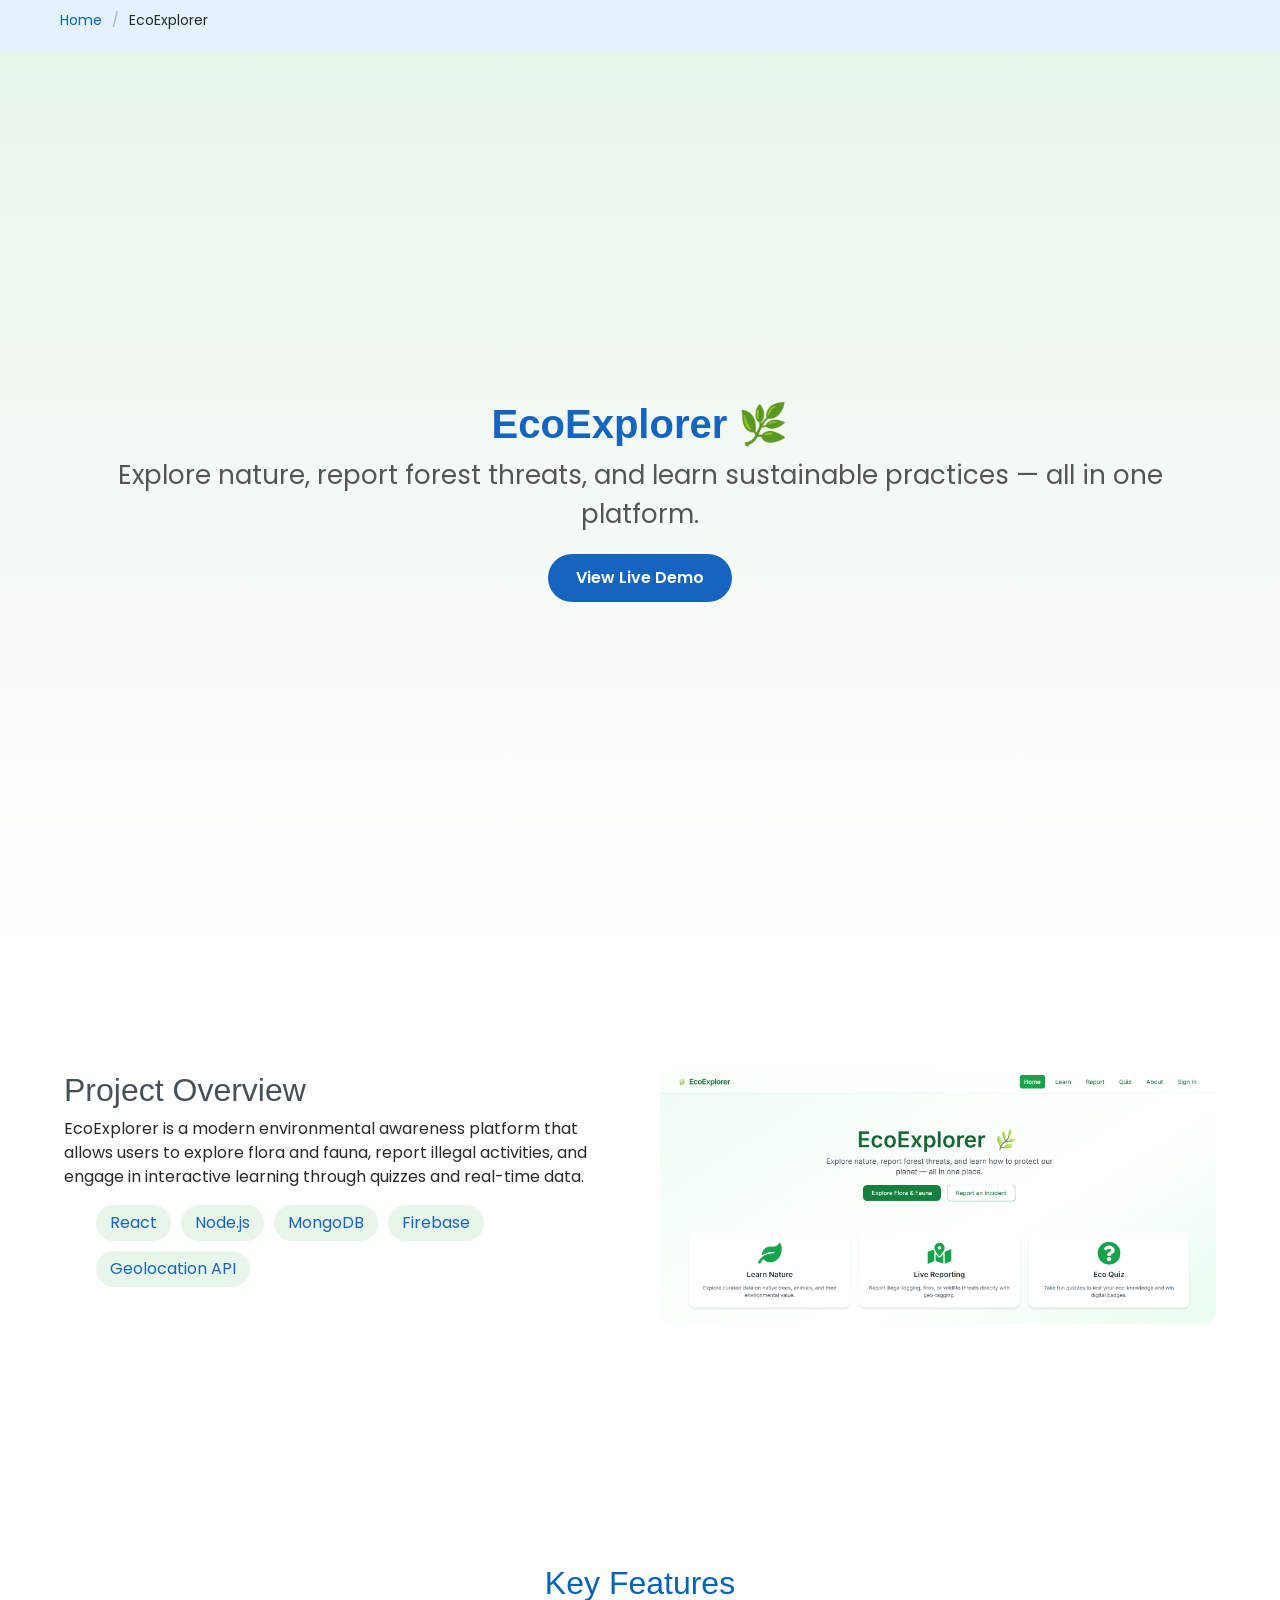
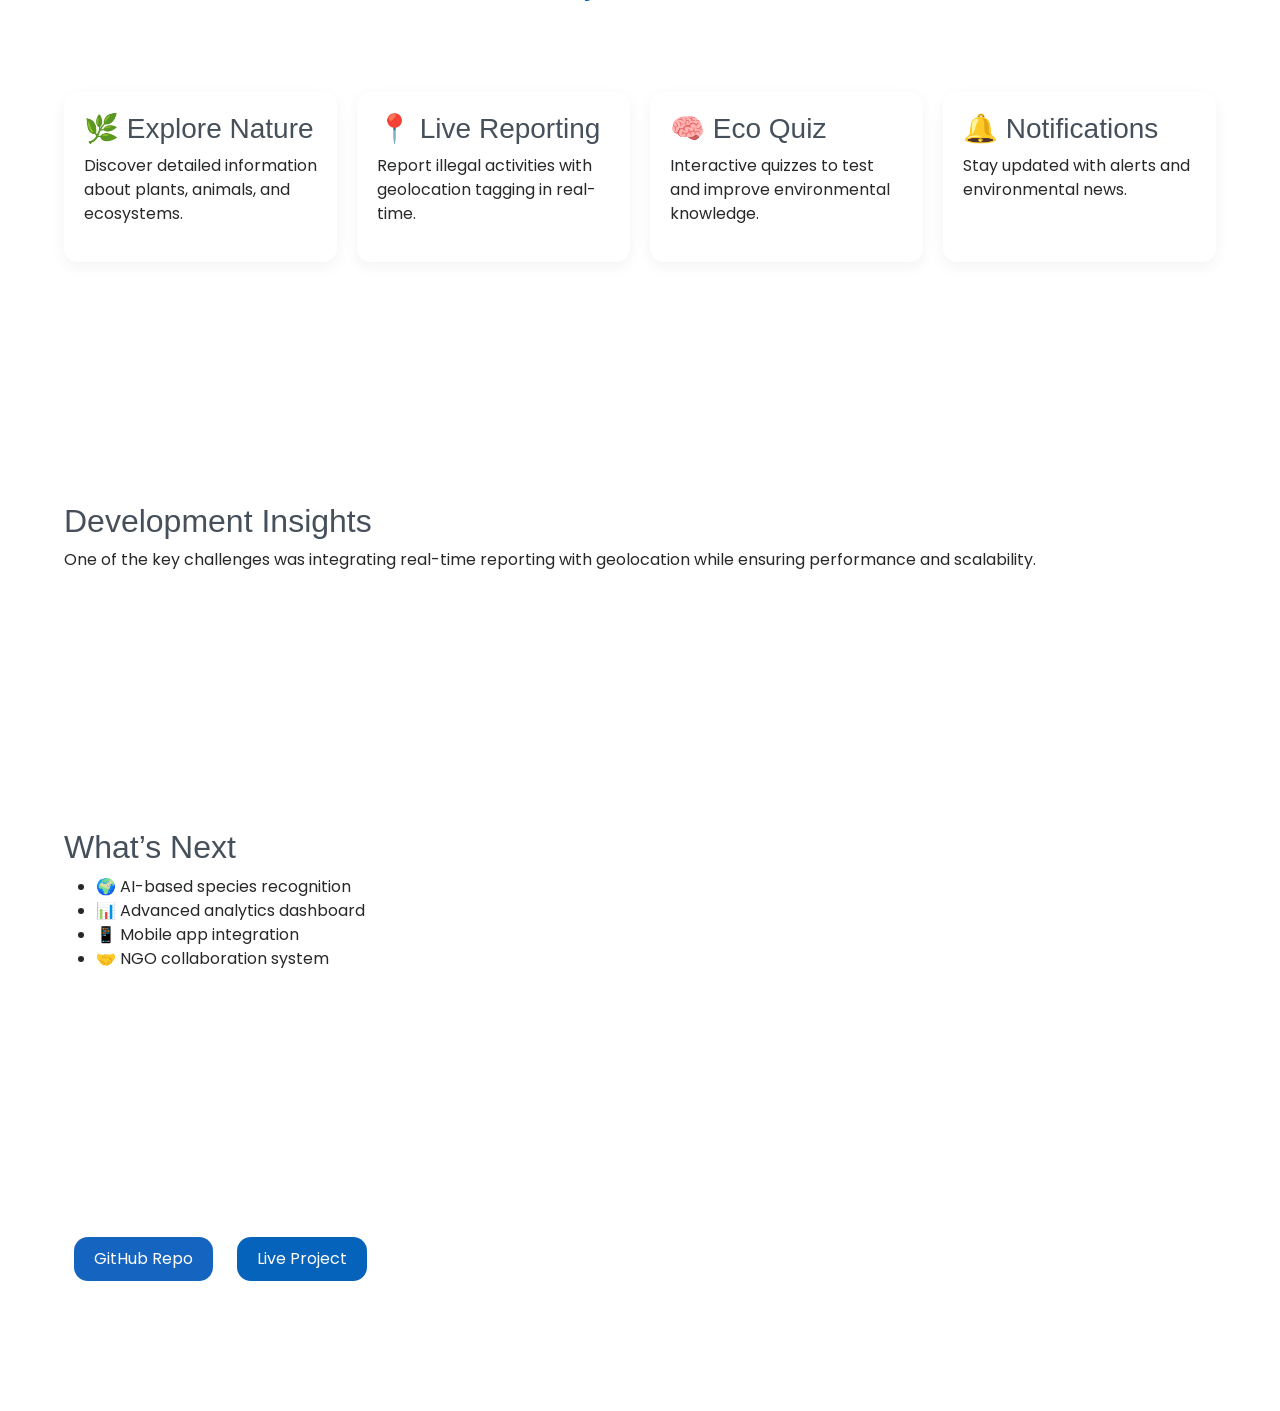
<file: ecoexplore_page.html>
<!DOCTYPE html>
<html lang="en">
  <head>
    <meta charset="utf-8" />
    <meta content="width=device-width, initial-scale=1.0" name="viewport" />
    <title>EcoExplorer - Environmental Platform</title>

    <!-- Fonts -->
    <link href="https://fonts.googleapis.com" rel="preconnect" />
    <link href="https://fonts.gstatic.com" rel="preconnect" crossorigin />
    <link
      href="https://fonts.googleapis.com/css2?family=Poppins:wght@300;400;500;600;700&display=swap"
      rel="stylesheet"
    />

    <!-- Vendor CSS -->
    <link href="assets/vendor/bootstrap/css/bootstrap.min.css" rel="stylesheet" />
    <link href="assets/vendor/bootstrap-icons/bootstrap-icons.css" rel="stylesheet" />

    <!-- Main CSS -->
    <link href="assets/css/main.css" rel="stylesheet" />

    <style>
      :root {
        --primary: #1565c0;
        --accent: #0563bb;
        --bg: #f4f9f4;
        --text: #212121;
        --radius: 14px;
      }

      .project-main {
        font-family: "Poppins", sans-serif;
        background: var(--bg);
        color: var(--text);
      }

      .container {
        max-width: 1200px;
        margin: auto;
        padding: 60px 24px;
      }

      .hero {
        text-align: center;
        background: linear-gradient(180deg, #e8f5e9, #ffffff);
        padding: 80px 20px;
      }

      .hero-title {
        font-size: 2.5rem;
        font-weight: 700;
        color: var(--primary);
      }

      .hero-subtitle {
        margin-top: 10px;
        color: #555;
      }

      .cta-btn {
        margin-top: 20px;
        display: inline-block;
        background: var(--primary);
        color: #fff;
        padding: 12px 28px;
        border-radius: 30px;
        text-decoration: none;
        font-weight: 600;
      }

      .section-title {
        text-align: center;
        font-size: 2rem;
        color: var(--accent);
        margin-bottom: 30px;
      }

      .grid-2 {
        display: grid;
        grid-template-columns: repeat(auto-fit, minmax(320px, 1fr));
        gap: 40px;
      }

      .mockup-img {
        width: 100%;
        border-radius: var(--radius);
      }

      .tech-tags {
        display: flex;
        flex-wrap: wrap;
        gap: 10px;
      }

      .tech-tags li {
        background: #e8f5e9;
        color: var(--primary);
        padding: 6px 14px;
        border-radius: 999px;
        list-style: none;
      }

      .features-grid {
        display: grid;
        gap: 20px;
        grid-template-columns: repeat(auto-fit, minmax(240px, 1fr));
      }

      .feature-card {
        background: #fff;
        padding: 20px;
        border-radius: var(--radius);
        box-shadow: 0 5px 15px rgba(0,0,0,0.05);
        opacity: 0;
        transform: translateY(40px);
        transition: all 0.6s ease;
      }

      .feature-card.active {
        opacity: 1;
        transform: translateY(0);
      }

      .btn-link {
        display: inline-block;
        margin: 10px;
        padding: 10px 20px;
        background: var(--primary);
        color: #fff;
        border-radius: var(--radius);
        text-decoration: none;
      }

      .btn-dark {
        background: var(--accent);
      }

      /* 🔥 Scroll Reveal Animation */
      .reveal {
        opacity: 0;
        transform: translateY(60px);
        transition: all 0.8s ease;
      }

      .reveal.active {
        opacity: 1;
        transform: translateY(0);
      }
    </style>
  </head>

  <body>
    <main class="project-main">

      <!-- Breadcrumb -->
      <div class="page-title">
        <div style="text-align:center; margin-left: 60px">
          <nav class="breadcrumbs">
            <ol>
              <li><a href="index.html#portfolio">Home</a></li>
              <li class="current">EcoExplorer</li>
            </ol>
          </nav>
        </div>
      </div>

      <!-- Hero -->
      <section class="hero reveal">
        <div class="container">
          <h1 class="hero-title">EcoExplorer 🌿</h1>
          <p class="hero-subtitle">
            Explore nature, report forest threats, and learn sustainable practices — all in one platform.
          </p>
          <a href="https://www.ecoexplorer.online" class="cta-btn">View Live Demo</a>
        </div>
      </section>

      <!-- Overview -->
      <section class="overview reveal">
        <div class="container grid-2">
          <div>
            <h2>Project Overview</h2>
            <p>
              EcoExplorer is a modern environmental awareness platform that allows users
              to explore flora and fauna, report illegal activities, and engage in
              interactive learning through quizzes and real-time data.
            </p>
            <ul class="tech-tags">
              <li>React</li>
              <li>Node.js</li>
              <li>MongoDB</li>
              <li>Firebase</li>
              <li>Geolocation API</li>
            </ul>
          </div>
          <div>
            <img src="assets/img/portfolio/main_eco.png" class="mockup-img" />
          </div>
        </div>
      </section>

      <!-- Features -->
      <section class="features reveal">
        <div class="container">
          <h2 class="section-title">Key Features</h2>
          <div class="features-grid">
            <div class="feature-card">
              <h3>🌿 Explore Nature</h3>
              <p>Discover detailed information about plants, animals, and ecosystems.</p>
            </div>
            <div class="feature-card">
              <h3>📍 Live Reporting</h3>
              <p>Report illegal activities with geolocation tagging in real-time.</p>
            </div>
            <div class="feature-card">
              <h3>🧠 Eco Quiz</h3>
              <p>Interactive quizzes to test and improve environmental knowledge.</p>
            </div>
            <div class="feature-card">
              <h3>🔔 Notifications</h3>
              <p>Stay updated with alerts and environmental news.</p>
            </div>
          </div>
        </div>
      </section>

      <!-- Insights -->
      <section class="challenges reveal">
        <div class="container">
          <h2>Development Insights</h2>
          <p>
            One of the key challenges was integrating real-time reporting with geolocation
            while ensuring performance and scalability.
          </p>
        </div>
      </section>

      <!-- Future -->
      <section class="future reveal">
        <div class="container">
          <h2>What’s Next</h2>
          <ul>
            <li>🌍 AI-based species recognition</li>
            <li>📊 Advanced analytics dashboard</li>
            <li>📱 Mobile app integration</li>
            <li>🤝 NGO collaboration system</li>
          </ul>
        </div>
      </section>

      <!-- Links -->
      <section class="project-links reveal">
        <div class="container">
          <a href="https://github.com/nishitsharma123/EcoExplorer" class="btn-link">GitHub Repo</a>
          <a href="https://www.ecoexplorer.online" class="btn-link btn-dark">Live Project</a>
        </div>
      </section>

    </main>

    <!-- 🔥 Scroll Animation Script -->
    <script>
      const reveals = document.querySelectorAll(".reveal");
      const featureCards = document.querySelectorAll(".feature-card");

      function revealOnScroll() {
        const windowHeight = window.innerHeight;

        reveals.forEach((el) => {
          const elementTop = el.getBoundingClientRect().top;
          const revealPoint = 100;

          if (elementTop < windowHeight - revealPoint) {
            el.classList.add("active");
          }
        });

        // Stagger feature cards
        featureCards.forEach((card, index) => {
          const cardTop = card.getBoundingClientRect().top;

          if (cardTop < windowHeight - 50) {
            setTimeout(() => {
              card.classList.add("active");
            }, index * 150);
          }
        });
      }

      window.addEventListener("scroll", revealOnScroll);
      revealOnScroll();
    </script>

  </body>
</html>
</file>
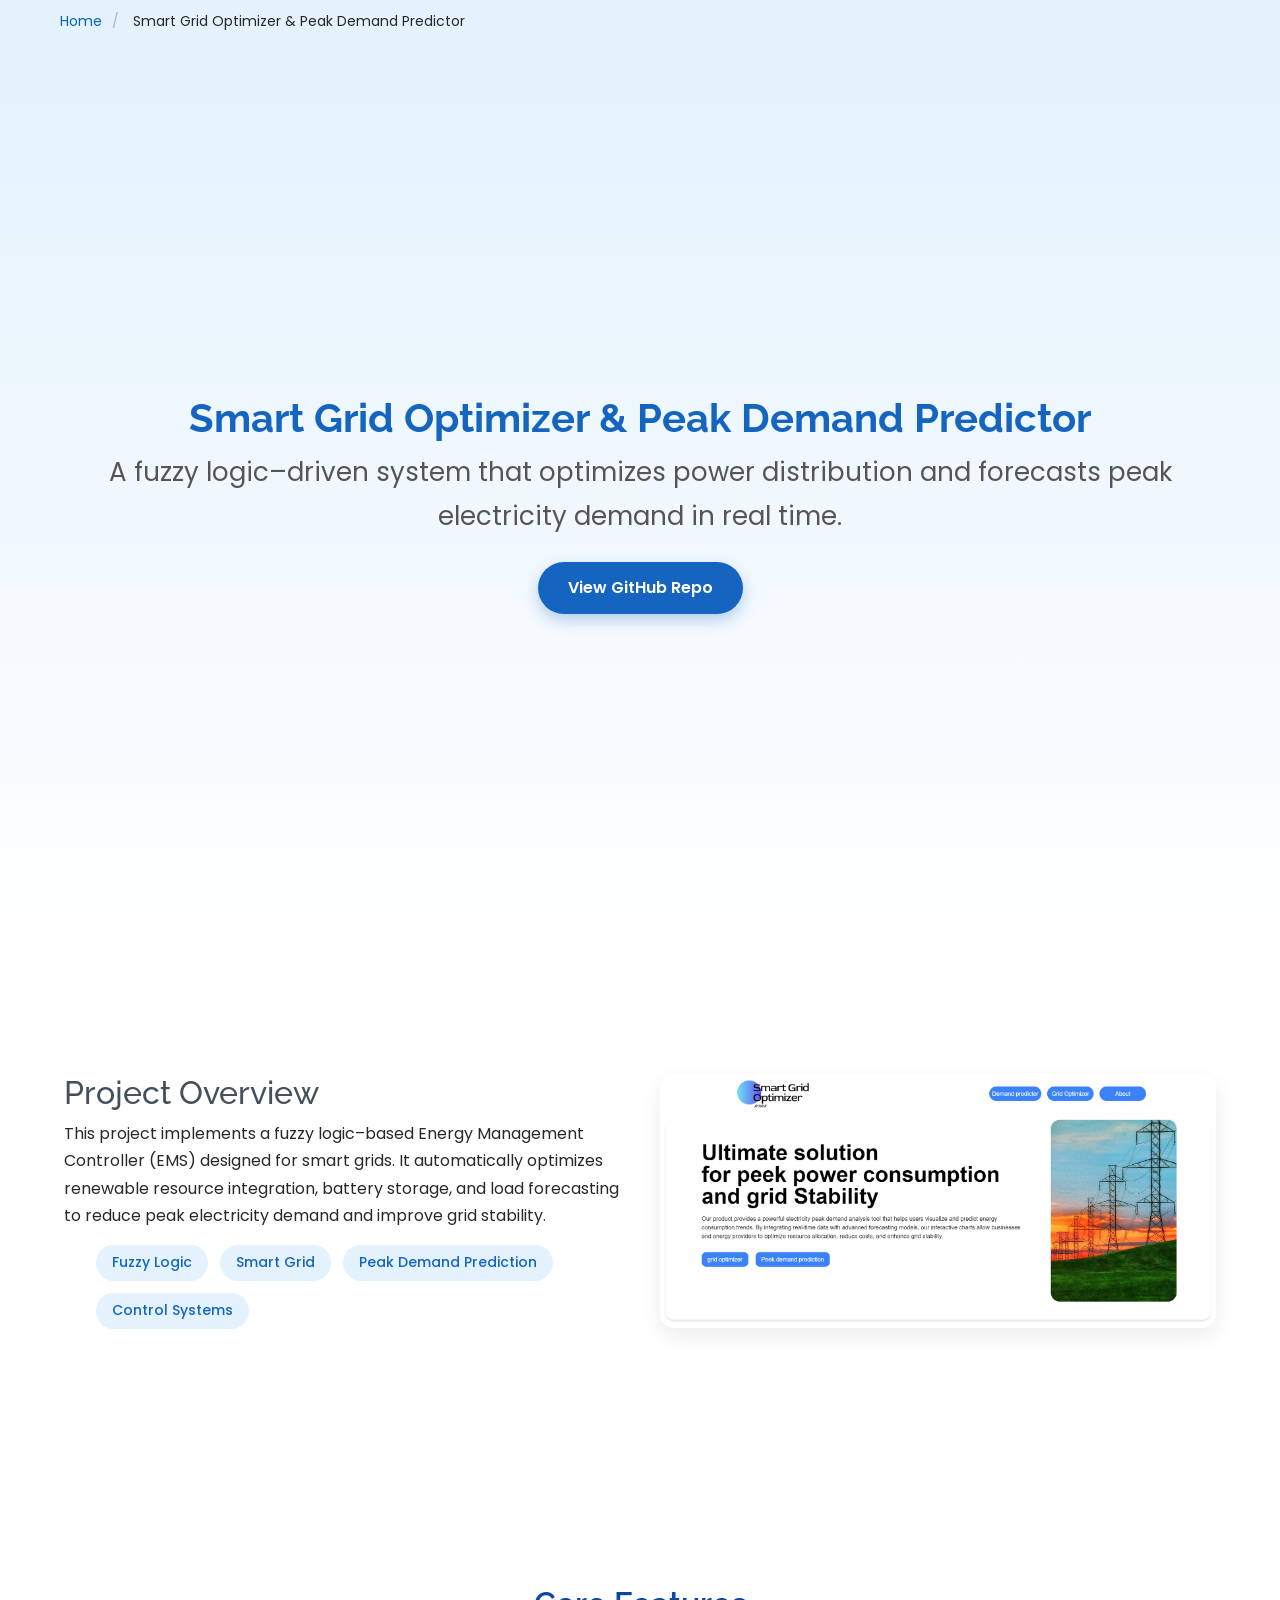
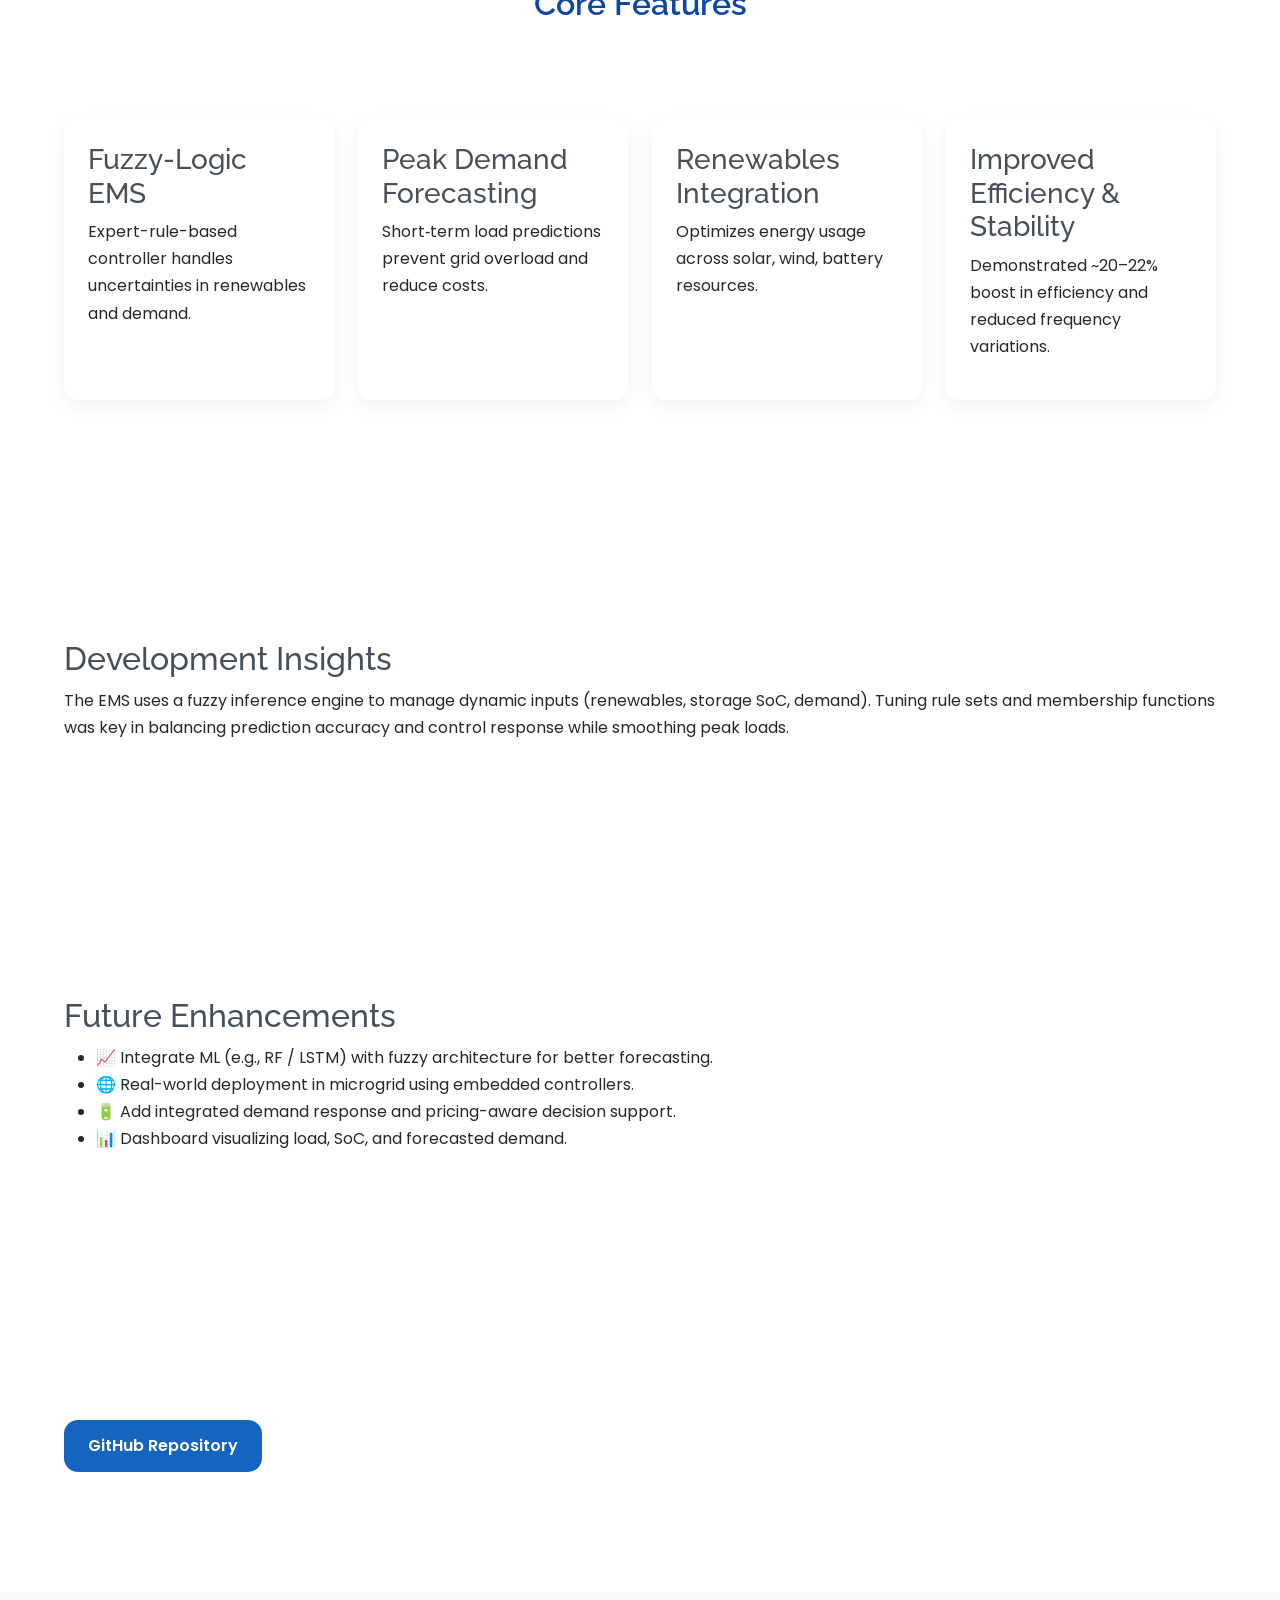
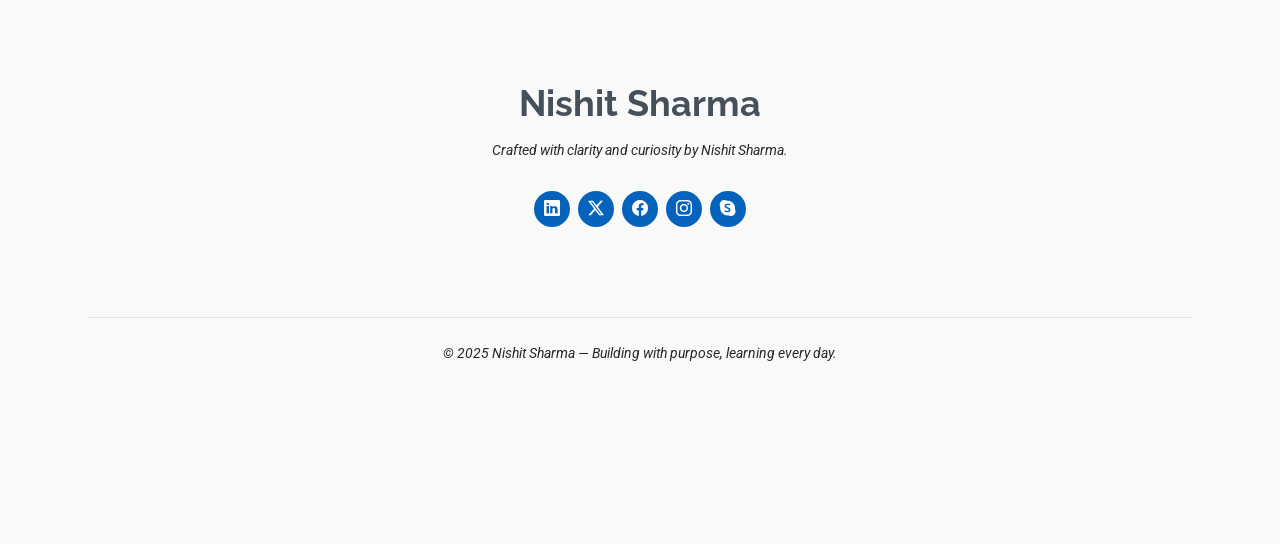
<file: fuzzy_smart_grid_system.html>
<!DOCTYPE html>
<html lang="en">
  <head>
    <meta charset="utf-8" />
    <meta content="width=device-width, initial-scale=1.0" name="viewport" />
    <title>Smart Grid Optimizer & Peak Demand Predictor</title>
    <meta content="" name="description" />
    <meta content="" name="keywords" />

    <!-- Favicons -->
    <link href="assets/img/favicon.png" rel="icon" />
    <link href="assets/img/apple-touch-icon.png" rel="apple-touch-icon" />

    <!-- Fonts -->
    <link href="https://fonts.googleapis.com" rel="preconnect" />
    <link href="https://fonts.gstatic.com" rel="preconnect" crossorigin />
    <link
      href="https://fonts.googleapis.com/css2?family=Roboto:ital,wght@0,100;0,300;0,400;0,500;0,700;0,900;1,100;1,300;1,400;1,500;1,700;1,900&family=Poppins:ital,wght@0,100;0,200;0,300;0,400;0,500;0,600;0,700;0,800;0,900;1,100;1,200;1,300;1,400;1,500;1,600;1,700;1,800;1,900&family=Raleway:ital,wght@0,100;0,200;0,300;0,400;0,500;0,600;0,700;0,800;0,900;1,100;1,200;1,300;1,400;1,500;1,600;1,700;1,800;1,900&display=swap"
      rel="stylesheet"
    />

    <!-- Vendor CSS Files -->
    <link
      href="assets/vendor/bootstrap/css/bootstrap.min.css"
      rel="stylesheet"
    />
    <link
      href="assets/vendor/bootstrap-icons/bootstrap-icons.css"
      rel="stylesheet"
    />
    <link href="assets/vendor/aos/aos.css" rel="stylesheet" />
    <link
      href="assets/vendor/glightbox/css/glightbox.min.css"
      rel="stylesheet"
    />
    <link href="assets/vendor/swiper/swiper-bundle.min.css" rel="stylesheet" />

    <!-- Main CSS File -->
    <link href="assets/css/main.css" rel="stylesheet" />
    <!-- Portfolio Details Section -->
    <style>
      :root {
        --primary: #1565c0;
        --accent: #0d47a1;
        --bg: #f9fbff;
        --text: #212121;
        --radius: 14px;
      }

      .project-main {
        font-family: "Poppins", sans-serif;
        color: var(--text);
        background: var(--bg);
        line-height: 1.7;
      }

      .container {
        max-width: 1200px;
        margin: 0 auto;
        padding: 60px 24px;
      }

      .hero {
        text-align: center;
        background: linear-gradient(180deg, #e3f2fd, #ffffff);
        padding: 80px 24px;
      }

      .hero-title {
        font-size: 2.5rem;
        font-weight: 700;
        color: var(--primary);
      }

      .hero-subtitle {
        font-size: 1.2rem;
        margin-top: 12px;
        color: #555;
      }

      .cta-btn {
        display: inline-block;
        margin-top: 24px;
        background: var(--primary);
        color: white;
        padding: 12px 30px;
        border-radius: 30px;
        font-weight: 600;
        text-decoration: none;
        box-shadow: 0 6px 16px rgba(21, 101, 192, 0.3);
        transition: 0.3s;
      }
      .cta-btn:hover {
        background: var(--accent);
      }

      .section-title {
        font-size: 2rem;
        font-weight: 600;
        margin-bottom: 36px;
        text-align: center;
        color: var(--accent);
      }

      .grid-2 {
        display: grid;
        grid-template-columns: repeat(auto-fit, minmax(320px, 1fr));
        gap: 40px;
      }

      .mockup-img {
        width: 100%;
        border-radius: var(--radius);
        box-shadow: 0 8px 20px rgba(0, 0, 0, 0.08);
      }

      .tech-tags {
        display: flex;
        flex-wrap: wrap;
        gap: 12px;
        margin-top: 16px;
      }

      .tech-tags li {
        background: #e3f2fd;
        color: var(--primary);
        padding: 6px 16px;
        border-radius: 999px;
        font-size: 14px;
        font-weight: 500;
        list-style: none;
      }

      .features-grid {
        display: grid;
        gap: 24px;
        grid-template-columns: repeat(auto-fit, minmax(240px, 1fr));
      }

      .feature-card {
        background: #ffffff;
        border-radius: var(--radius);
        padding: 24px;
        box-shadow: 0 6px 20px rgba(0, 0, 0, 0.06);
        transition: 0.3s ease;
      }
      .feature-card:hover {
        transform: translateY(-6px);
      }

      .btn-link {
        display: inline-block;
        margin: 12px 18px 0 0;
        padding: 12px 24px;
        background: var(--primary);
        color: white;
        border-radius: var(--radius);
        text-decoration: none;
        font-weight: 600;
      }
      .btn-dark {
        background: var(--accent);
      }
    </style>
  </head>

  <body class="portfolio-details-page">
    <main class="project-main">
      <div class="page-title" data-aos="fade">
        <div
          class="container_navbar"
          style="margin-left: 60px; text-align: center"
        >
          <nav class="breadcrumbs">
            <ol>
              <li><a href="index.html#portfolio">Home</a></li>
              <li class="current">
                Smart Grid Optimizer & Peak Demand Predictor
              </li>
            </ol>
          </nav>
          <!-- <h1>Real Estate Platform</h1> -->
        </div>
      </div>
      <section class="hero">
        <div class="container">
          <h1 class="hero-title">
            Smart Grid Optimizer & Peak Demand Predictor
          </h1>
          <p class="hero-subtitle">
            A fuzzy logic–driven system that optimizes power distribution and
            forecasts peak electricity demand in real time.
          </p>
          <a
            href="https://github.com/nishitsharma123/fuzzy-logic-based-smart-grid-optimizer-and-peek-electricity-demand-predictor"
            target="_blank"
            class="cta-btn"
            >View GitHub Repo</a
          >
        </div>
      </section>

      <section class="overview section">
        <div class="container grid-2">
          <div>
            <h2>Project Overview</h2>
            <p>
              This project implements a fuzzy logic–based Energy Management
              Controller (EMS) designed for smart grids. It automatically
              optimizes renewable resource integration, battery storage, and
              load forecasting to reduce peak electricity demand and improve
              grid stability.
            </p>
            <ul class="tech-tags">
              <li>Fuzzy Logic</li>
              <li>Smart Grid</li>
              <li>Peak Demand Prediction</li>
              <li>Control Systems</li>
            </ul>
          </div>
          <div>
            <img
              src="assets/img/portfolio/smart_grid.png"
              alt="Smart Grid Diagram"
              class="mockup-img"
            />
          </div>
        </div>
      </section>

      <section class="features section">
        <div class="container">
          <h2 class="section-title">Core Features</h2>
          <div class="features-grid">
            <div class="feature-card">
              <h3>Fuzzy-Logic EMS</h3>
              <p>
                Expert-rule-based controller handles uncertainties in renewables
                and demand.
              </p>
            </div>
            <div class="feature-card">
              <h3>Peak Demand Forecasting</h3>
              <p>
                Short‑term load predictions prevent grid overload and reduce
                costs.
              </p>
            </div>
            <div class="feature-card">
              <h3>Renewables Integration</h3>
              <p>
                Optimizes energy usage across solar, wind, battery resources.
              </p>
            </div>
            <div class="feature-card">
              <h3>Improved Efficiency & Stability</h3>
              <p>
                Demonstrated ~20–22% boost in efficiency and reduced frequency
                variations.
              </p>
            </div>
          </div>
        </div>
      </section>

      <section class="challenges section">
        <div class="container">
          <h2>Development Insights</h2>
          <p>
            The EMS uses a fuzzy inference engine to manage dynamic inputs
            (renewables, storage SoC, demand). Tuning rule sets and membership
            functions was key in balancing prediction accuracy and control
            response while smoothing peak loads.
          </p>
        </div>
      </section>

      <section class="future section">
        <div class="container">
          <h2>Future Enhancements</h2>
          <ul>
            <li>
              📈 Integrate ML (e.g., RF / LSTM) with fuzzy architecture for
              better forecasting.
            </li>
            <li>
              🌐 Real-world deployment in microgrid using embedded controllers.
            </li>
            <li>
              🔋 Add integrated demand response and pricing-aware decision
              support.
            </li>
            <li>📊 Dashboard visualizing load, SoC, and forecasted demand.</li>
          </ul>
        </div>
      </section>

      <section class="project-links section">
        <div class="container">
          <a
            href="https://github.com/nishitsharma123/fuzzy-logic-based-smart-grid-optimizer-and-peek-electricity-demand-predictor"
            target="_blank"
            class="btn-link"
            >GitHub Repository</a
          >
        </div>
      </section>
    </main>

    <footer id="footer" class="footer position-relative light-background">
      <div class="container">
        <h3 class="sitename">Nishit Sharma</h3>
        <p>Crafted with clarity and curiosity by Nishit Sharma.</p>

        <div class="social-links d-flex justify-content-center">
          <a
            href="https://www.linkedin.com/in/nishitsharma128"
            target="_blank"
            rel="noopener noreferrer"
            ><i class="bi bi-linkedin"></i
          ></a>
          <a href=""><i class="bi bi-twitter-x"></i></a>
          <a href=""><i class="bi bi-facebook"></i></a>
          <a href=""><i class="bi bi-instagram"></i></a>
          <a href=""><i class="bi bi-skype"></i></a>
        </div>
        <div class="container">
          <div class="copyright">
            <p>
              &copy; 2025 Nishit Sharma — Building with purpose, learning every
              day.
            </p>
          </div>
        </div>
      </div>
    </footer>

    <!-- Scroll Top -->
    <a
      href="#"
      id="scroll-top"
      class="scroll-top d-flex align-items-center justify-content-center"
      ><i class="bi bi-arrow-up-short"></i
    ></a>

    <!-- Preloader -->
    <div id="preloader"></div>

    <!-- Vendor JS Files -->
    <script src="assets/vendor/bootstrap/js/bootstrap.bundle.min.js"></script>

    <script src="assets/vendor/aos/aos.js"></script>
    <script src="assets/vendor/typed.js/typed.umd.js"></script>
    <script src="assets/vendor/purecounter/purecounter_vanilla.js"></script>
    <script src="assets/vendor/waypoints/noframework.waypoints.js"></script>
    <script src="assets/vendor/glightbox/js/glightbox.min.js"></script>
    <script src="assets/vendor/imagesloaded/imagesloaded.pkgd.min.js"></script>
    <script src="assets/vendor/isotope-layout/isotope.pkgd.min.js"></script>
    <script src="assets/vendor/swiper/swiper-bundle.min.js"></script>

    <!-- Main JS File -->
    <script src="assets/js/main_project.js"></script>
  </body>
</html>
</file>
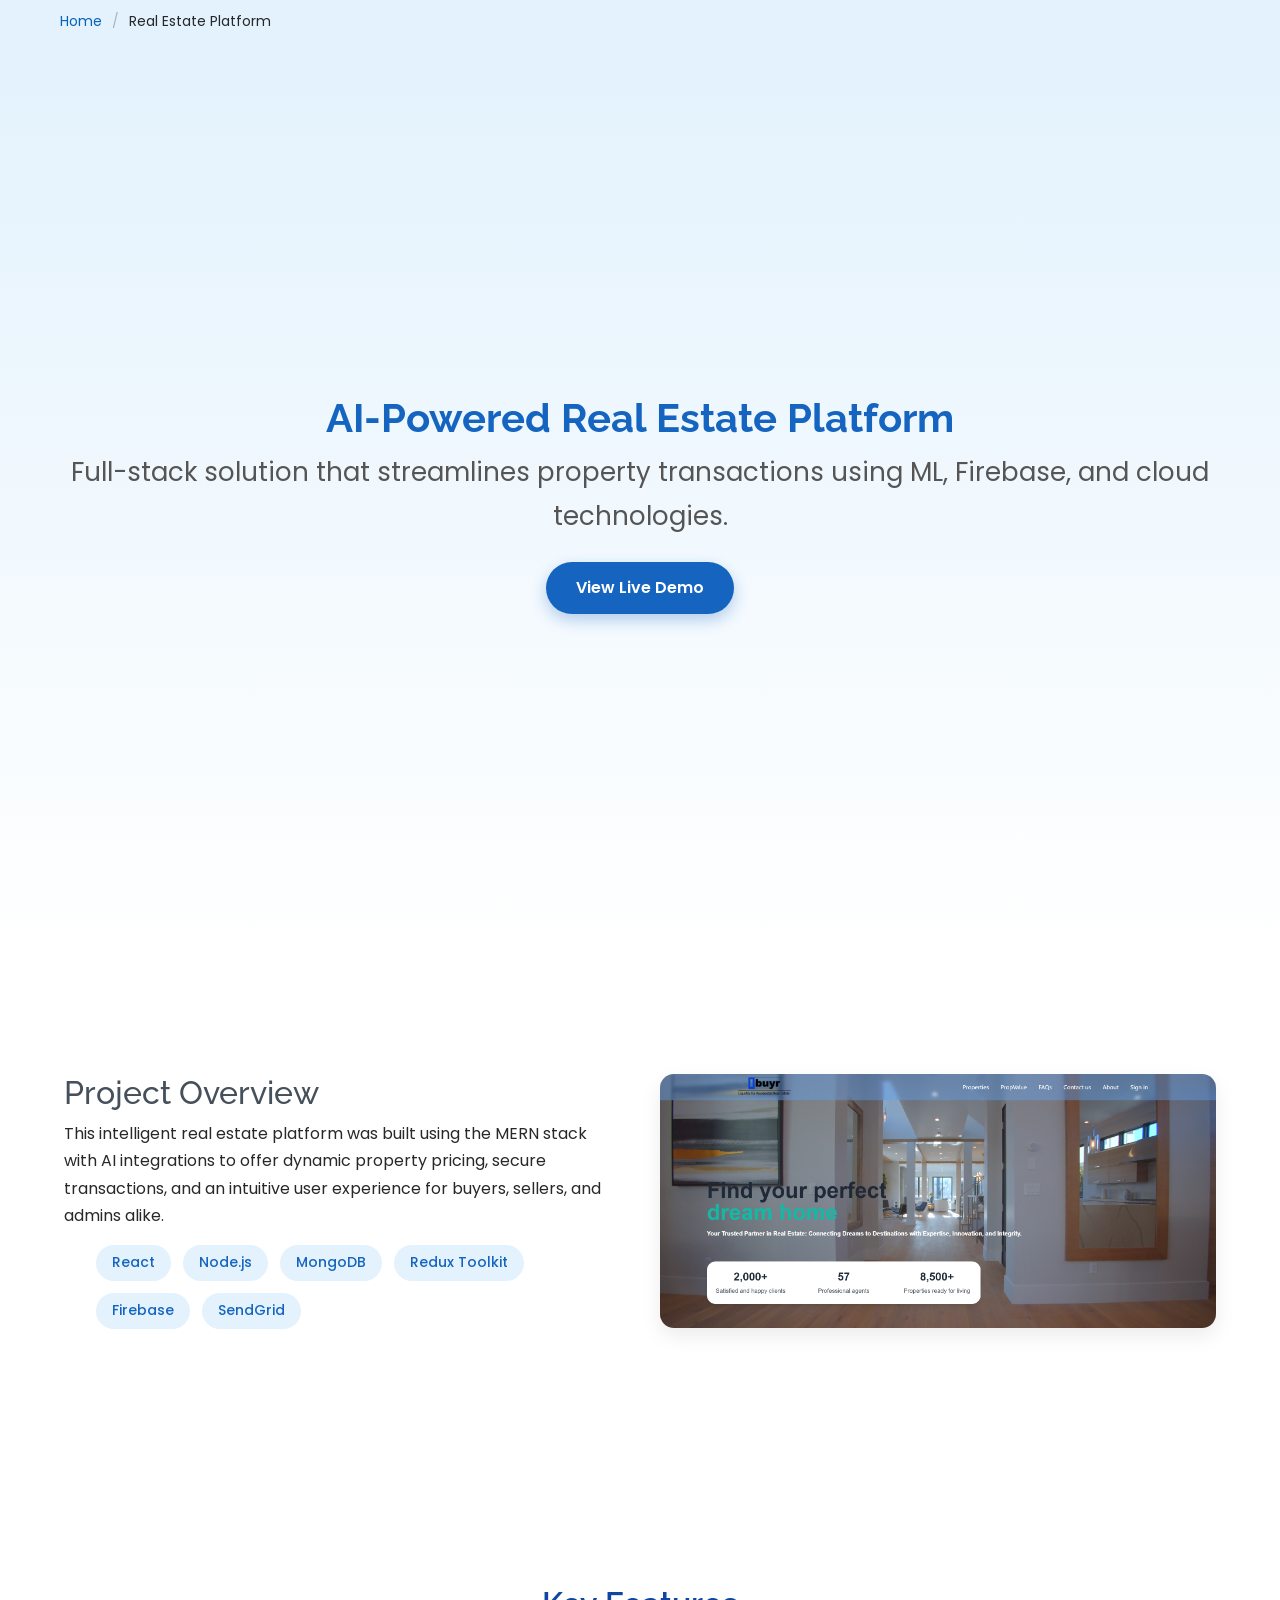
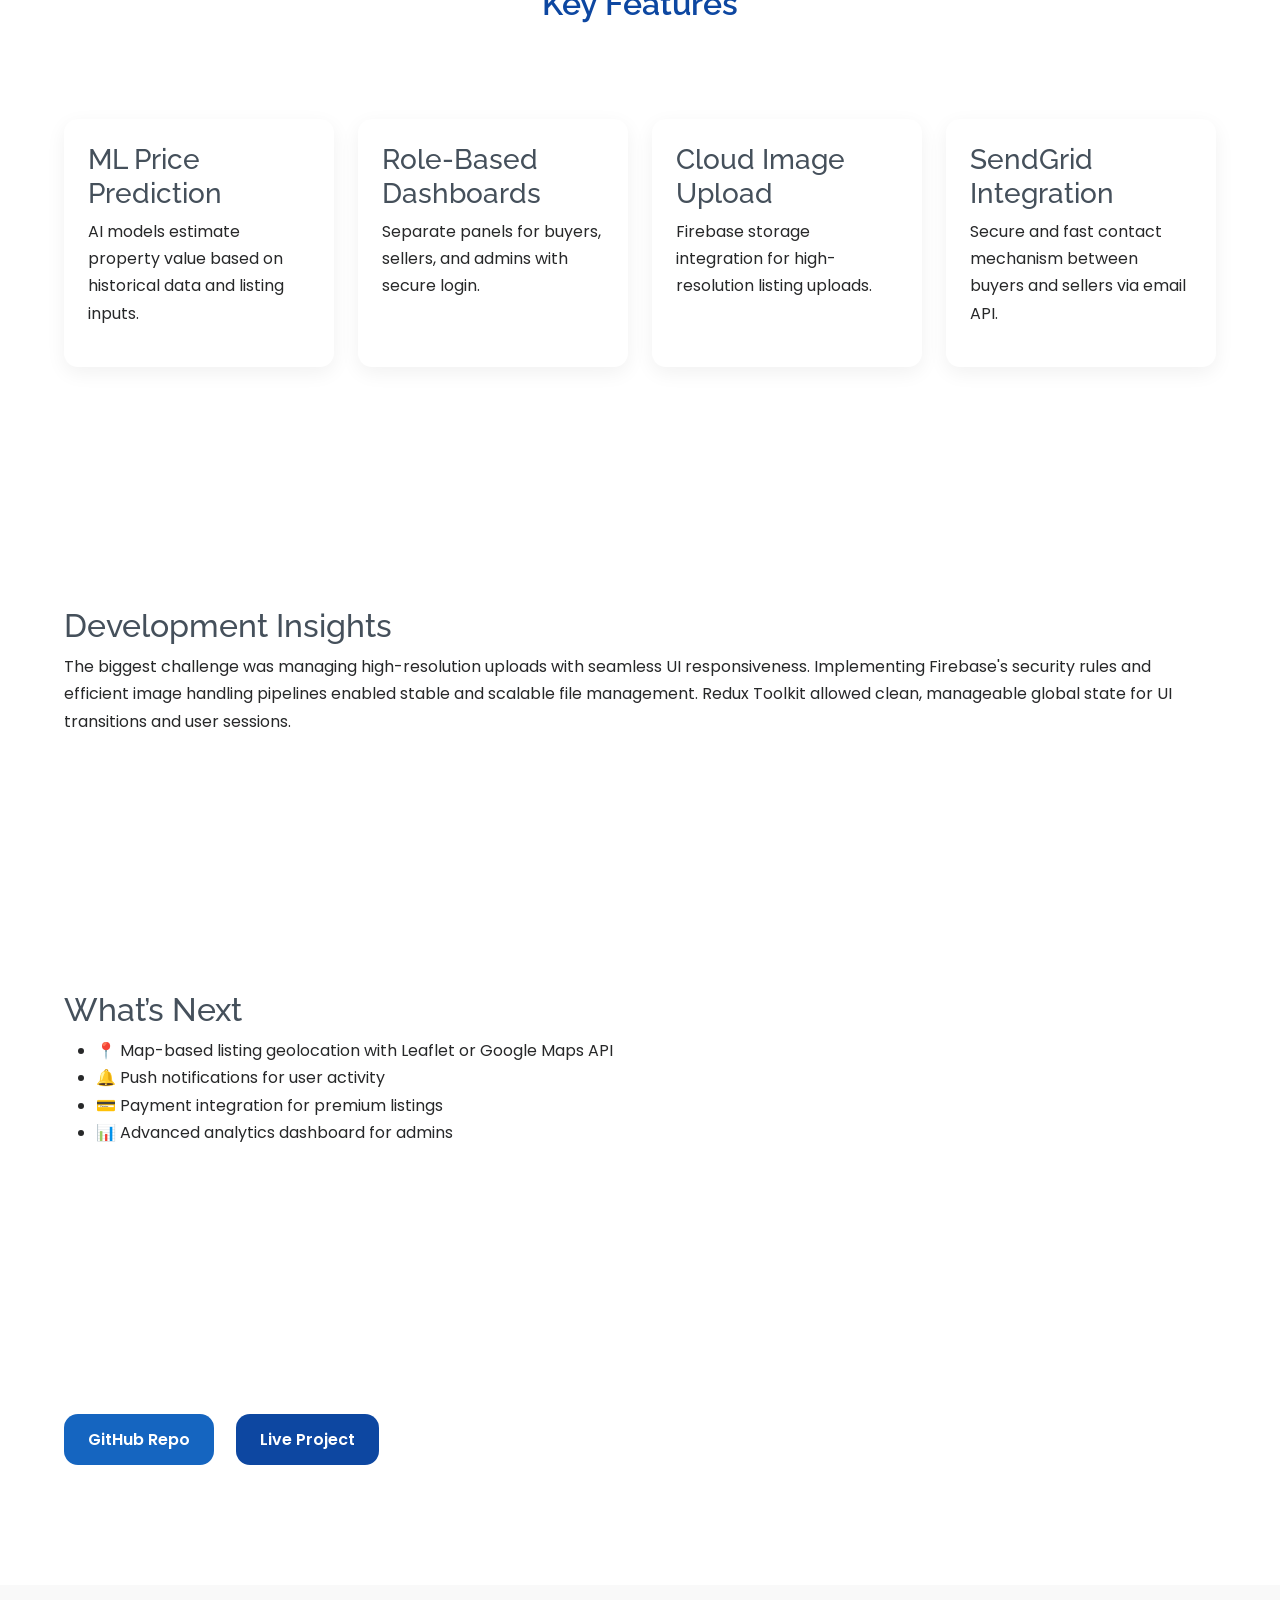
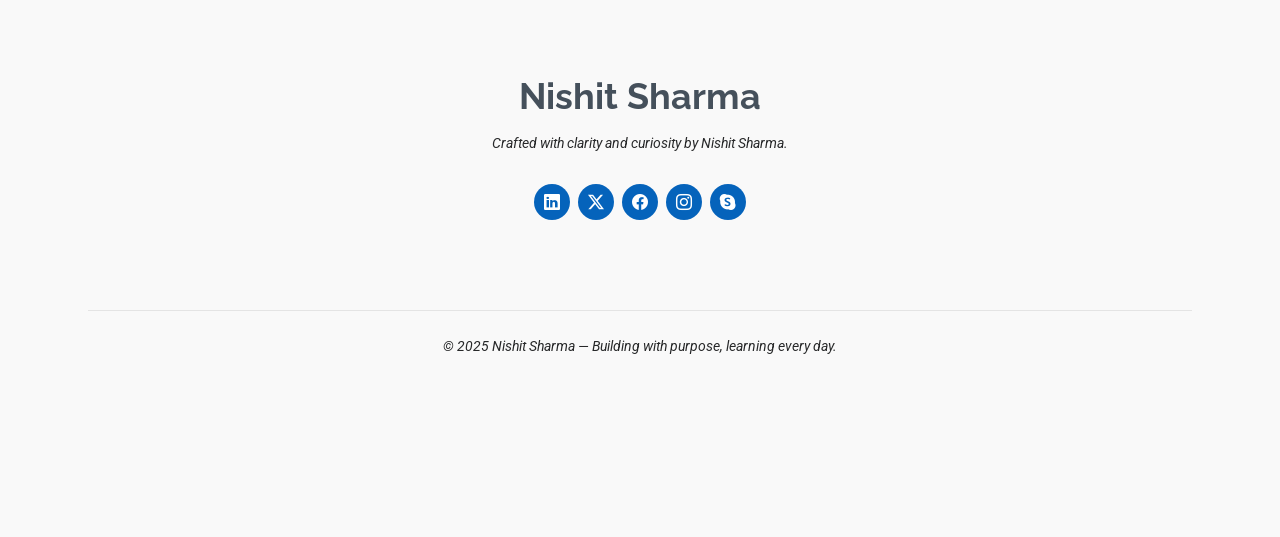
<file: real_estate_platform.html>
<!DOCTYPE html>
<html lang="en">
  <head>
    <meta charset="utf-8" />
    <meta content="width=device-width, initial-scale=1.0" name="viewport" />
    <title>AI-Powered Real Estate Platform</title>
    <meta content="" name="description" />
    <meta content="" name="keywords" />

    <!-- Favicons -->
    <link href="assets/img/favicon.png" rel="icon" />
    <link href="assets/img/apple-touch-icon.png" rel="apple-touch-icon" />

    <!-- Fonts -->
    <link href="https://fonts.googleapis.com" rel="preconnect" />
    <link href="https://fonts.gstatic.com" rel="preconnect" crossorigin />
    <link
      href="https://fonts.googleapis.com/css2?family=Roboto:ital,wght@0,100;0,300;0,400;0,500;0,700;0,900;1,100;1,300;1,400;1,500;1,700;1,900&family=Poppins:ital,wght@0,100;0,200;0,300;0,400;0,500;0,600;0,700;0,800;0,900;1,100;1,200;1,300;1,400;1,500;1,600;1,700;1,800;1,900&family=Raleway:ital,wght@0,100;0,200;0,300;0,400;0,500;0,600;0,700;0,800;0,900;1,100;1,200;1,300;1,400;1,500;1,600;1,700;1,800;1,900&display=swap"
      rel="stylesheet"
    />

    <!-- Vendor CSS Files -->
    <link
      href="assets/vendor/bootstrap/css/bootstrap.min.css"
      rel="stylesheet"
    />
    <link
      href="assets/vendor/bootstrap-icons/bootstrap-icons.css"
      rel="stylesheet"
    />
    <link href="assets/vendor/aos/aos.css" rel="stylesheet" />
    <link
      href="assets/vendor/glightbox/css/glightbox.min.css"
      rel="stylesheet"
    />
    <link href="assets/vendor/swiper/swiper-bundle.min.css" rel="stylesheet" />

    <!-- Main CSS File -->
    <link href="assets/css/main.css" rel="stylesheet" />
    <!-- Portfolio Details Section -->
    <style>
      :root {
        --primary: #1565c0;
        --accent: #0d47a1;
        --bg: #f9fbff;
        --text: #212121;
        --radius: 14px;
      }

      .project-main {
        font-family: "Poppins", sans-serif;
        color: var(--text);
        background: var(--bg);
        line-height: 1.7;
      }

      .container {
        max-width: 1200px;
        margin: 0 auto;
        padding: 60px 24px;
      }

      .hero {
        text-align: center;
        background: linear-gradient(180deg, #e3f2fd, #ffffff);
        padding: 80px 24px;
      }

      .hero-title {
        font-size: 2.5rem;
        font-weight: 700;
        color: var(--primary);
      }

      .hero-subtitle {
        font-size: 1.2rem;
        margin-top: 12px;
        color: #555;
      }

      .cta-btn {
        display: inline-block;
        margin-top: 24px;
        background: var(--primary);
        color: white;
        padding: 12px 30px;
        border-radius: 30px;
        font-weight: 600;
        text-decoration: none;
        box-shadow: 0 6px 16px rgba(21, 101, 192, 0.3);
        transition: 0.3s;
      }
      .cta-btn:hover {
        background: var(--accent);
      }

      .section-title {
        font-size: 2rem;
        font-weight: 600;
        margin-bottom: 36px;
        text-align: center;
        color: var(--accent);
      }

      .grid-2 {
        display: grid;
        grid-template-columns: repeat(auto-fit, minmax(320px, 1fr));
        gap: 40px;
      }

      .mockup-img {
        width: 100%;
        border-radius: var(--radius);
        box-shadow: 0 8px 20px rgba(0, 0, 0, 0.08);
      }

      .tech-tags {
        display: flex;
        flex-wrap: wrap;
        gap: 12px;
        margin-top: 16px;
      }

      .tech-tags li {
        background: #e3f2fd;
        color: var(--primary);
        padding: 6px 16px;
        border-radius: 999px;
        font-size: 14px;
        font-weight: 500;
        list-style: none;
      }

      .features-grid {
        display: grid;
        gap: 24px;
        grid-template-columns: repeat(auto-fit, minmax(240px, 1fr));
      }

      .feature-card {
        background: #ffffff;
        border-radius: var(--radius);
        padding: 24px;
        box-shadow: 0 6px 20px rgba(0, 0, 0, 0.06);
        transition: 0.3s ease;
      }
      .feature-card:hover {
        transform: translateY(-6px);
      }

      .btn-link {
        display: inline-block;
        margin: 12px 18px 0 0;
        padding: 12px 24px;
        background: var(--primary);
        color: white;
        border-radius: var(--radius);
        text-decoration: none;
        font-weight: 600;
      }
      .btn-dark {
        background: var(--accent);
      }
    </style>
  </head>

  <body class="portfolio-details-page">
    <main class="project-main">
      <div class="page-title" data-aos="fade">
        <div
          class="container_navbar"
          style="margin-left: 60px; text-align: center"
        >
          <nav class="breadcrumbs">
            <ol>
              <li><a href="index.html#portfolio">Home</a></li>
              <li class="current">Real Estate Platform</li>
            </ol>
          </nav>
        </div>
      </div>
      <section class="hero">
        <div class="container">
          <h1 class="hero-title">AI-Powered Real Estate Platform</h1>
          <p class="hero-subtitle">
            Full-stack solution that streamlines property transactions using ML,
            Firebase, and cloud technologies.
          </p>
          <a href="https://www.ibuyr.in" target="_blank" class="cta-btn"
            >View Live Demo</a
          >
        </div>
      </section>

      <section class="overview section">
        <div class="container grid-2">
          <div>
            <h2>Project Overview</h2>
            <p>
              This intelligent real estate platform was built using the MERN
              stack with AI integrations to offer dynamic property pricing,
              secure transactions, and an intuitive user experience for buyers,
              sellers, and admins alike.
            </p>
            <ul class="tech-tags">
              <li>React</li>
              <li>Node.js</li>
              <li>MongoDB</li>
              <li>Redux Toolkit</li>
              <li>Firebase</li>
              <li>SendGrid</li>
            </ul>
          </div>
          <div>
            <img
              src="assets/img/portfolio/real_estate_home1.png"
              alt="Platform Screenshot"
              class="mockup-img"
            />
          </div>
        </div>
      </section>

      <section class="features section">
        <div class="container">
          <h2 class="section-title">Key Features</h2>
          <div class="features-grid">
            <div class="feature-card">
              <h3>ML Price Prediction</h3>
              <p>
                AI models estimate property value based on historical data and
                listing inputs.
              </p>
            </div>
            <div class="feature-card">
              <h3>Role-Based Dashboards</h3>
              <p>
                Separate panels for buyers, sellers, and admins with secure
                login.
              </p>
            </div>
            <div class="feature-card">
              <h3>Cloud Image Upload</h3>
              <p>
                Firebase storage integration for high-resolution listing
                uploads.
              </p>
            </div>
            <div class="feature-card">
              <h3>SendGrid Integration</h3>
              <p>
                Secure and fast contact mechanism between buyers and sellers via
                email API.
              </p>
            </div>
          </div>
        </div>
      </section>

      <section class="challenges section">
        <div class="container">
          <h2>Development Insights</h2>
          <p>
            The biggest challenge was managing high-resolution uploads with
            seamless UI responsiveness. Implementing Firebase's security rules
            and efficient image handling pipelines enabled stable and scalable
            file management. Redux Toolkit allowed clean, manageable global
            state for UI transitions and user sessions.
          </p>
        </div>
      </section>

      <section class="future section">
        <div class="container">
          <h2>What’s Next</h2>
          <ul>
            <li>
              📍 Map-based listing geolocation with Leaflet or Google Maps API
            </li>
            <li>🔔 Push notifications for user activity</li>
            <li>💳 Payment integration for premium listings</li>
            <li>📊 Advanced analytics dashboard for admins</li>
          </ul>
        </div>
      </section>

      <section class="project-links section">
        <div class="container">
          <a
            href="https://github.com/nishitsharma123/real_estate_platform"
            target="_blank"
            class="btn-link"
            >GitHub Repo</a
          >
          <a
            href="https://www.ibuyr.in"
            target="_blank"
            class="btn-link btn-dark"
            >Live Project</a
          >
        </div>
      </section>
    </main>

    <footer id="footer" class="footer position-relative light-background">
      <div class="container">
        <h3 class="sitename">Nishit Sharma</h3>
        <p>Crafted with clarity and curiosity by Nishit Sharma.</p>

        <div class="social-links d-flex justify-content-center">
          <a
            href="https://www.linkedin.com/in/nishitsharma128"
            target="_blank"
            rel="noopener noreferrer"
            ><i class="bi bi-linkedin"></i
          ></a>
          <a href=""><i class="bi bi-twitter-x"></i></a>
          <a href=""><i class="bi bi-facebook"></i></a>
          <a href=""><i class="bi bi-instagram"></i></a>
          <a href=""><i class="bi bi-skype"></i></a>
        </div>
        <div class="container">
          <div class="copyright">
            <p>
              &copy; 2025 Nishit Sharma — Building with purpose, learning every
              day.
            </p>
          </div>
        </div>
      </div>
    </footer>

    <!-- Scroll Top -->
    <a
      href="#"
      id="scroll-top"
      class="scroll-top d-flex align-items-center justify-content-center"
      ><i class="bi bi-arrow-up-short"></i
    ></a>

    <!-- Preloader -->
    <div id="preloader"></div>

    <!-- Vendor JS Files -->
    <script src="assets/vendor/bootstrap/js/bootstrap.bundle.min.js"></script>

    <script src="assets/vendor/aos/aos.js"></script>
    <script src="assets/vendor/typed.js/typed.umd.js"></script>
    <script src="assets/vendor/purecounter/purecounter_vanilla.js"></script>
    <script src="assets/vendor/waypoints/noframework.waypoints.js"></script>
    <script src="assets/vendor/glightbox/js/glightbox.min.js"></script>
    <script src="assets/vendor/imagesloaded/imagesloaded.pkgd.min.js"></script>
    <script src="assets/vendor/isotope-layout/isotope.pkgd.min.js"></script>
    <script src="assets/vendor/swiper/swiper-bundle.min.js"></script>

    <!-- Main JS File -->
    <script src="assets/js/main_project.js"></script>
  </body>
</html>
</file>
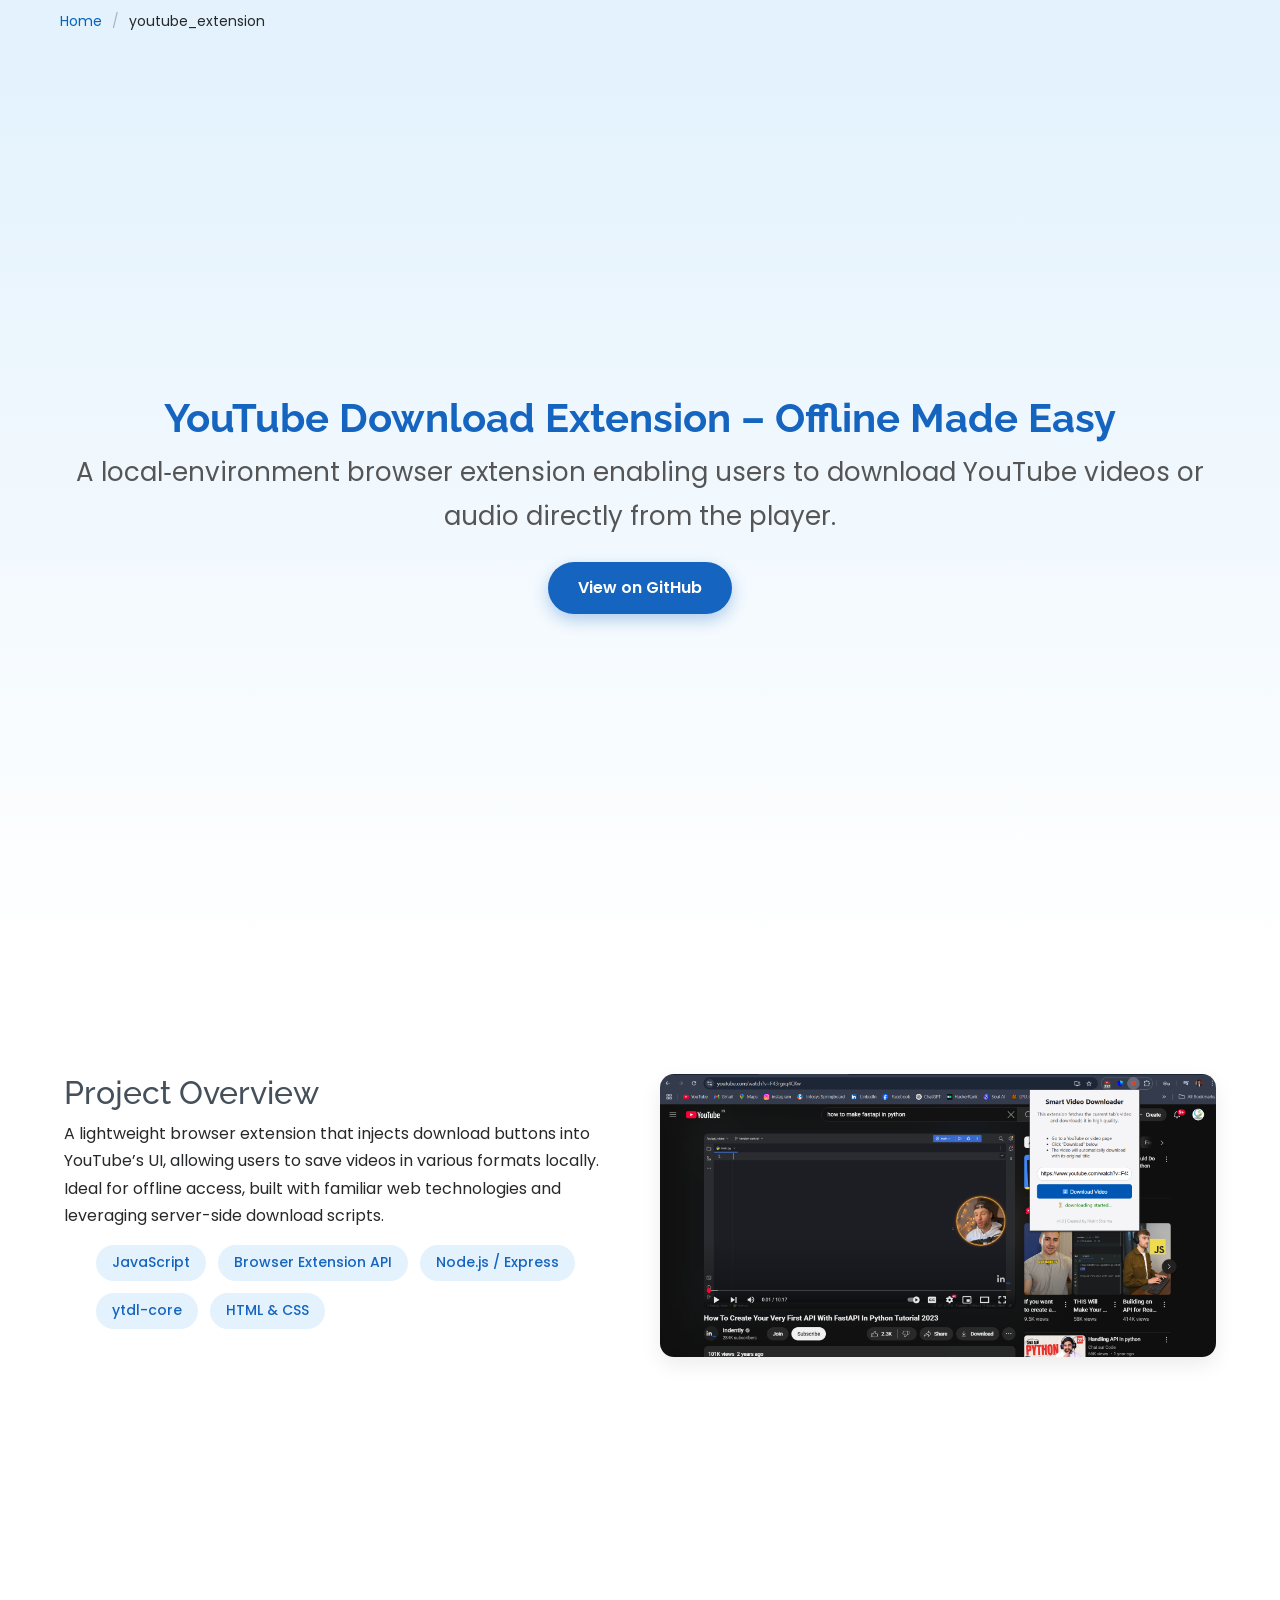
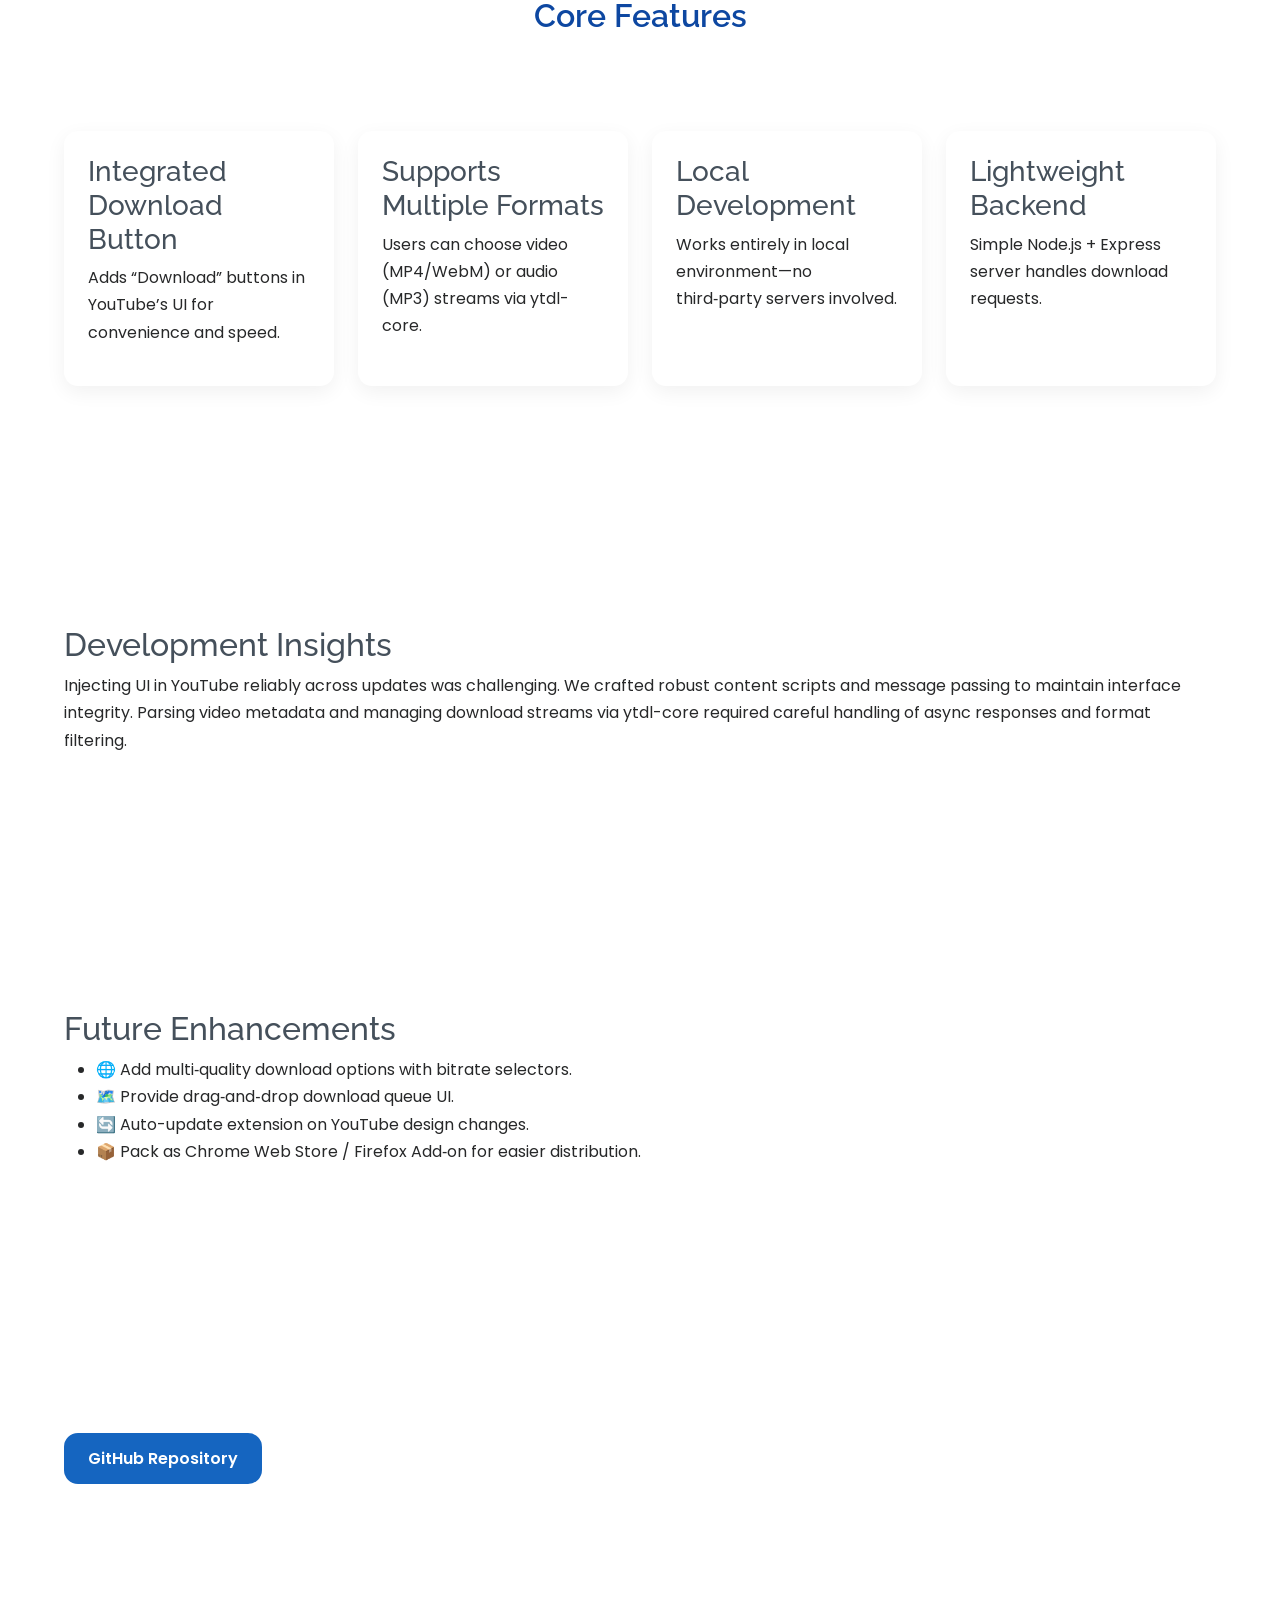
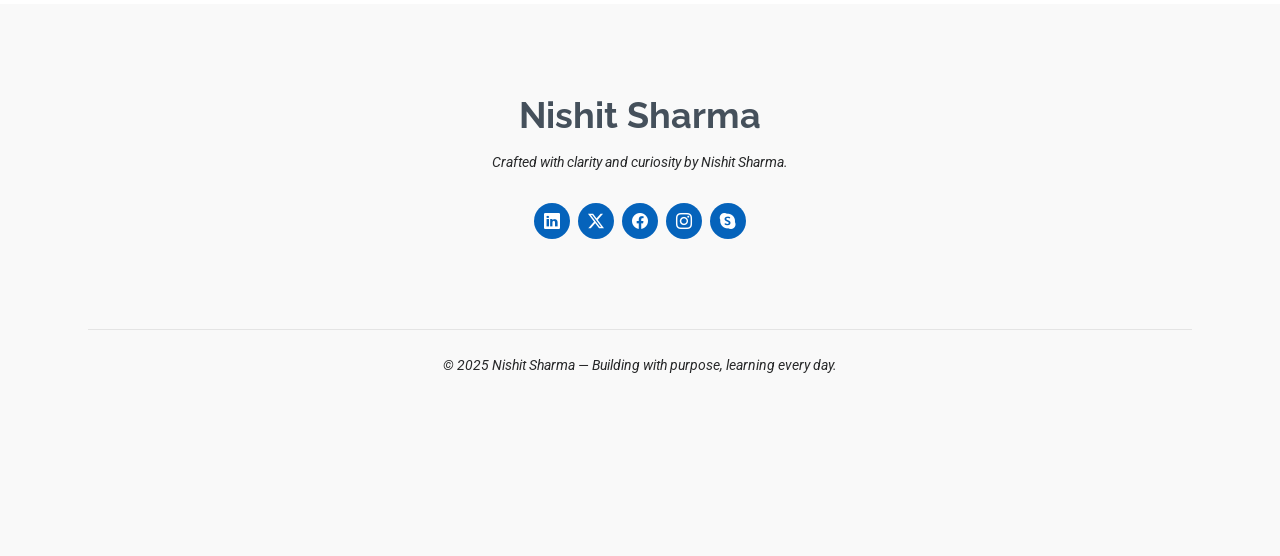
<file: youtube_extension.html>
<!DOCTYPE html>
<html lang="en">
  <head>
    <meta charset="utf-8" />
    <meta content="width=device-width, initial-scale=1.0" name="viewport" />
    <title>YouTube Download Extension – Offline Made Easy</title>
    <meta content="" name="description" />
    <meta content="" name="keywords" />

    <!-- Favicons -->
    <link href="assets/img/favicon.png" rel="icon" />
    <link href="assets/img/apple-touch-icon.png" rel="apple-touch-icon" />

    <!-- Fonts -->
    <link href="https://fonts.googleapis.com" rel="preconnect" />
    <link href="https://fonts.gstatic.com" rel="preconnect" crossorigin />
    <link
      href="https://fonts.googleapis.com/css2?family=Roboto:ital,wght@0,100;0,300;0,400;0,500;0,700;0,900;1,100;1,300;1,400;1,500;1,700;1,900&family=Poppins:ital,wght@0,100;0,200;0,300;0,400;0,500;0,600;0,700;0,800;0,900;1,100;1,200;1,300;1,400;1,500;1,600;1,700;1,800;1,900&family=Raleway:ital,wght@0,100;0,200;0,300;0,400;0,500;0,600;0,700;0,800;0,900;1,100;1,200;1,300;1,400;1,500;1,600;1,700;1,800;1,900&display=swap"
      rel="stylesheet"
    />

    <!-- Vendor CSS Files -->
    <link
      href="assets/vendor/bootstrap/css/bootstrap.min.css"
      rel="stylesheet"
    />
    <link
      href="assets/vendor/bootstrap-icons/bootstrap-icons.css"
      rel="stylesheet"
    />
    <link href="assets/vendor/aos/aos.css" rel="stylesheet" />
    <link
      href="assets/vendor/glightbox/css/glightbox.min.css"
      rel="stylesheet"
    />
    <link href="assets/vendor/swiper/swiper-bundle.min.css" rel="stylesheet" />

    <!-- Main CSS File -->
    <link href="assets/css/main.css" rel="stylesheet" />
    <!-- Portfolio Details Section -->
    <style>
      :root {
        --primary: #1565c0;
        --accent: #0d47a1;
        --bg: #f9fbff;
        --text: #212121;
        --radius: 14px;
      }

      .project-main {
        font-family: "Poppins", sans-serif;
        color: var(--text);
        background: var(--bg);
        line-height: 1.7;
      }

      .container {
        max-width: 1200px;
        margin: 0 auto;
        padding: 60px 24px;
      }

      .hero {
        text-align: center;
        background: linear-gradient(180deg, #e3f2fd, #ffffff);
        /* background-color: #e3f2fd; */
        padding: 80px 24px;
      }

      .hero-title {
        font-size: 2.5rem;
        font-weight: 700;
        color: var(--primary);
      }

      .hero-subtitle {
        font-size: 1.2rem;
        margin-top: 12px;
        color: #555;
      }

      .cta-btn {
        display: inline-block;
        margin-top: 24px;
        background: var(--primary);
        color: white;
        padding: 12px 30px;
        border-radius: 30px;
        font-weight: 600;
        text-decoration: none;
        box-shadow: 0 6px 16px rgba(21, 101, 192, 0.3);
        transition: 0.3s;
      }
      .cta-btn:hover {
        background: var(--accent);
      }

      .section-title {
        font-size: 2rem;
        font-weight: 600;
        margin-bottom: 36px;
        text-align: center;
        color: var(--accent);
      }

      .grid-2 {
        display: grid;
        grid-template-columns: repeat(auto-fit, minmax(320px, 1fr));
        gap: 40px;
      }

      .mockup-img {
        width: 100%;
        border-radius: var(--radius);
        box-shadow: 0 8px 20px rgba(0, 0, 0, 0.08);
      }

      .tech-tags {
        display: flex;
        flex-wrap: wrap;
        gap: 12px;
        margin-top: 16px;
      }

      .tech-tags li {
        background: #e3f2fd;
        color: var(--primary);
        padding: 6px 16px;
        border-radius: 999px;
        font-size: 14px;
        font-weight: 500;
        list-style: none;
      }

      .features-grid {
        display: grid;
        gap: 24px;
        grid-template-columns: repeat(auto-fit, minmax(240px, 1fr));
      }

      .feature-card {
        background: #ffffff;
        border-radius: var(--radius);
        padding: 24px;
        box-shadow: 0 6px 20px rgba(0, 0, 0, 0.06);
        transition: 0.3s ease;
      }
      .feature-card:hover {
        transform: translateY(-6px);
      }

      .btn-link {
        display: inline-block;
        margin: 12px 18px 0 0;
        padding: 12px 24px;
        background: var(--primary);
        color: white;
        border-radius: var(--radius);
        text-decoration: none;
        font-weight: 600;
      }
      .btn-dark {
        background: var(--accent);
      }
    </style>
  </head>

  <body class="portfolio-details-page">
    <main class="project-main">
      <div class="page-title" data-aos="fade">
        <div
          class="container_navbar"
          style="margin-left: 60px; text-align: center"
        >
          <nav class="breadcrumbs">
            <ol>
              <li><a href="index.html#portfolio">Home</a></li>
              <li class="current">youtube_extension</li>
            </ol>
          </nav>
          <!-- <h1>Real Estate Platform</h1> -->
        </div>
      </div>
      <section class="hero">
        <div class="container">
          <h1 class="hero-title">
            YouTube Download Extension – Offline Made Easy
          </h1>
          <p class="hero-subtitle">
            A local‑environment browser extension enabling users to download
            YouTube videos or audio directly from the player.
          </p>
          <a
            href="https://github.com/nishitsharma123/Youtube_video_download_extension_for_local_env"
            target="_blank"
            class="cta-btn"
            >View on GitHub</a
          >
        </div>
      </section>

      <section class="overview section">
        <div class="container grid-2">
          <div>
            <h2>Project Overview</h2>
            <p>
              A lightweight browser extension that injects download buttons into
              YouTube’s UI, allowing users to save videos in various formats
              locally. Ideal for offline access, built with familiar web
              technologies and leveraging server-side download scripts.
            </p>
            <ul class="tech-tags">
              <li>JavaScript</li>
              <li>Browser Extension API</li>
              <li>Node.js / Express</li>
              <li>ytdl-core</li>
              <li>HTML & CSS</li>
            </ul>
          </div>
          <div>
            <img
              src="assets/img/portfolio/youtube_extension.png"
              alt="Extension Screenshot"
              class="mockup-img"
            />
          </div>
        </div>
      </section>

      <section class="features section">
        <div class="container">
          <h2 class="section-title">Core Features</h2>
          <div class="features-grid">
            <div class="feature-card">
              <h3>Integrated Download Button</h3>
              <p>
                Adds “Download” buttons in YouTube’s UI for convenience and
                speed.
              </p>
            </div>
            <div class="feature-card">
              <h3>Supports Multiple Formats</h3>
              <p>
                Users can choose video (MP4/WebM) or audio (MP3) streams via
                ytdl-core.
              </p>
            </div>
            <div class="feature-card">
              <h3>Local Development</h3>
              <p>
                Works entirely in local environment—no third‑party servers
                involved.
              </p>
            </div>
            <div class="feature-card">
              <h3>Lightweight Backend</h3>
              <p>Simple Node.js + Express server handles download requests.</p>
            </div>
          </div>
        </div>
      </section>

      <section class="challenges section">
        <div class="container">
          <h2>Development Insights</h2>
          <p>
            Injecting UI in YouTube reliably across updates was challenging. We
            crafted robust content scripts and message passing to maintain
            interface integrity. Parsing video metadata and managing download
            streams via ytdl-core required careful handling of async responses
            and format filtering.
          </p>
        </div>
      </section>

      <section class="future section">
        <div class="container">
          <h2>Future Enhancements</h2>
          <ul>
            <li>
              🌐 Add multi‑quality download options with bitrate selectors.
            </li>
            <li>🗺️ Provide drag‑and‑drop download queue UI.</li>
            <li>🔄 Auto-update extension on YouTube design changes.</li>
            <li>
              📦 Pack as Chrome Web Store / Firefox Add‑on for easier
              distribution.
            </li>
          </ul>
        </div>
      </section>

      <section class="project-links section">
        <div class="container">
          <a
            href="https://github.com/nishitsharma123/Youtube_video_download_extension_for_local_env"
            target="_blank"
            class="btn-link"
            >GitHub Repository</a
          >
        </div>
      </section>
    </main>

    <footer id="footer" class="footer position-relative light-background">
      <div class="container">
        <h3 class="sitename">Nishit Sharma</h3>
        <p>Crafted with clarity and curiosity by Nishit Sharma.</p>

        <div class="social-links d-flex justify-content-center">
          <a
            href="https://www.linkedin.com/in/nishitsharma128"
            target="_blank"
            rel="noopener noreferrer"
            ><i class="bi bi-linkedin"></i
          ></a>
          <a href=""><i class="bi bi-twitter-x"></i></a>
          <a href=""><i class="bi bi-facebook"></i></a>
          <a href=""><i class="bi bi-instagram"></i></a>
          <a href=""><i class="bi bi-skype"></i></a>
        </div>
        <div class="container">
          <div class="copyright">
            <p>
              &copy; 2025 Nishit Sharma — Building with purpose, learning every
              day.
            </p>
          </div>
        </div>
      </div>
    </footer>

    <!-- Scroll Top -->
    <a
      href="#"
      id="scroll-top"
      class="scroll-top d-flex align-items-center justify-content-center"
      ><i class="bi bi-arrow-up-short"></i
    ></a>

    <!-- Preloader -->
    <div id="preloader"></div>

    <!-- Vendor JS Files -->
    <script src="assets/vendor/bootstrap/js/bootstrap.bundle.min.js"></script>
    <script src="assets/vendor/aos/aos.js"></script>
    <script src="assets/vendor/typed.js/typed.umd.js"></script>
    <script src="assets/vendor/purecounter/purecounter_vanilla.js"></script>
    <script src="assets/vendor/waypoints/noframework.waypoints.js"></script>
    <script src="assets/vendor/glightbox/js/glightbox.min.js"></script>
    <script src="assets/vendor/imagesloaded/imagesloaded.pkgd.min.js"></script>
    <script src="assets/vendor/isotope-layout/isotope.pkgd.min.js"></script>
    <script src="assets/vendor/swiper/swiper-bundle.min.js"></script>

    <!-- Main JS File -->
    <script src="assets/js/main_project.js"></script>
  </body>
</html>
</file>
<file: assets/css/main.css>
/*--------------------------------------------------------------
# Font & Color Variables
# Help: https://bootstrapmade.com/color-system/
--------------------------------------------------------------*/
/* Fonts */
:root {
  --default-font: "Roboto", system-ui, -apple-system, "Segoe UI", Roboto,
    "Helvetica Neue", Arial, "Noto Sans", "Liberation Sans", sans-serif,
    "Apple Color Emoji", "Segoe UI Emoji", "Segoe UI Symbol", "Noto Color Emoji";
  --heading-font: "Raleway", sans-serif;
  --nav-font: "Poppins", sans-serif;
}

/* Global Colors - The following color variables are used throughout the website. Updating them here will change the color scheme of the entire website */
:root {
  --background-color: #ffffff; /* Background color for the entire website, including individual sections */
  --default-color: #272829; /* Default color used for the majority of the text content across the entire website */
  --heading-color: #45505b; /* Color for headings, subheadings and title throughout the website */
  --accent-color: #0563bb; /* Accent color that represents your brand on the website. It's used for buttons, links, and other elements that need to stand out */
  --surface-color: #ffffff; /* The surface color is used as a background of boxed elements within sections, such as cards, icon boxes, or other elements that require a visual separation from the global background. */
  --contrast-color: #ffffff; /* Contrast color for text, ensuring readability against backgrounds of accent, heading, or default colors. */
}

/* Nav Menu Colors - The following color variables are used specifically for the navigation menu. They are separate from the global colors to allow for more customization options */
:root {
  --nav-color: #45505b; /* The default color of the main navmenu links */
  --nav-hover-color: #0563bb; /* Applied to main navmenu links when they are hovered over or active */
  --nav-mobile-background-color: #ffffff; /* Used as the background color for mobile navigation menu */
  --nav-dropdown-background-color: #ffffff; /* Used as the background color for dropdown items that appear when hovering over primary navigation items */
  --nav-dropdown-color: #212529; /* Used for navigation links of the dropdown items in the navigation menu. */
  --nav-dropdown-hover-color: #0563bb; /* Similar to --nav-hover-color, this color is applied to dropdown navigation links when they are hovered over. */
}

/* Color Presets - These classes override global colors when applied to any section or element, providing reuse of the sam color scheme. */

.light-background {
  --background-color: #f9f9f9;
  --surface-color: #ffffff;
}

.dark-background {
  --background-color: #060606;
  --default-color: #ffffff;
  --heading-color: #ffffff;
  --surface-color: #252525;
  --contrast-color: #ffffff;
}

/* Smooth scroll */
:root {
  scroll-behavior: smooth;
}

/*--------------------------------------------------------------
# General Styling & Shared Classes
--------------------------------------------------------------*/
body {
  color: var(--default-color);
  background-color: var(--background-color);
  font-family: var(--default-font);
}

a {
  color: var(--accent-color);
  text-decoration: none;
  transition: 0.3s;
}

a:hover {
  color: color-mix(in srgb, var(--accent-color), transparent 25%);
  text-decoration: none;
}

h1,
h2,
h3,
h4,
h5,
h6 {
  color: var(--heading-color);
  font-family: var(--heading-font);
}
.img-fluid {
  max-width: 100%;
  height: auto;
  border-radius: 3cqw;
}

/* PHP Email Form Messages
------------------------------*/
.php-email-form .error-message {
  display: none;
  background: #df1529;
  color: #ffffff;
  text-align: left;
  padding: 15px;
  margin-bottom: 24px;
  font-weight: 600;
}

.php-email-form .sent-message {
  display: none;
  color: #ffffff;
  background: #059652;
  text-align: center;
  padding: 15px;
  margin-bottom: 24px;
  font-weight: 600;
}

.php-email-form .loading {
  display: none;
  background: var(--surface-color);
  text-align: center;
  padding: 15px;
  margin-bottom: 24px;
}

.php-email-form .loading:before {
  content: "";
  display: inline-block;
  border-radius: 50%;
  width: 24px;
  height: 24px;
  margin: 0 10px -6px 0;
  border: 3px solid var(--accent-color);
  border-top-color: var(--surface-color);
  animation: php-email-form-loading 1s linear infinite;
}

@keyframes php-email-form-loading {
  0% {
    transform: rotate(0deg);
  }

  100% {
    transform: rotate(360deg);
  }
}

/*--------------------------------------------------------------
# Global Header
--------------------------------------------------------------*/
.header {
  color: var(--default-color);
  position: fixed;
  top: 0;
  left: 0;
  bottom: 0;
  padding: 0 15px;
  transition: all ease-in-out 0.3s;
  overflow-y: auto;
  z-index: 997;
  min-width: 200px;
}

@media (max-width: 1199px) {
  .header {
    background-color: var(--background-color);
    border-right: 1px solid
      color-mix(in srgb, var(--default-color), transparent 90%);
    width: 300px;
    left: -100%;
  }
}

@media (min-width: 1200px) and (max-width: 1600px) {
  .header ~ main {
    margin-left: 0px;
  }

  .header ~ main .hero {
    margin-left: 0px;
    width: 100vw;
  }
}

.header.header-show {
  left: 0;
}

.header .header-toggle {
  color: var(--contrast-color);
  background-color: var(--accent-color);
  font-size: 22px;
  display: flex;
  align-items: center;
  justify-content: center;
  width: 40px;
  height: 40px;
  border-radius: 50%;
  cursor: pointer;
  position: fixed;
  top: 15px;
  right: 15px;
  z-index: 9999;
  transition: background-color 0.3s;
}

.header .header-toggle:hover {
  color: var(--contrast-color);
  background-color: color-mix(in srgb, var(--accent-color) 90%, white 15%);
}

/*--------------------------------------------------------------
# Navigation Menu
--------------------------------------------------------------*/
.navmenu {
  padding: 0;
  z-index: 9997;
}

.navmenu ul {
  list-style: none;
  padding: 0 0 20px 0;
  margin: 0;
  width: 140px;
}

.navmenu a,
.navmenu a:focus {
  color: var(--nav-color);
  font-family: var(--nav-font);
  display: flex;
  align-items: center;
  padding: 10px 18px;
  margin-bottom: 8px;
  font-size: 15px;
  border-radius: 50px;
  background: color-mix(in srgb, var(--default-color), transparent 92%);
  height: 56px;
  width: 100%;
  overflow: hidden;
  transition: 0.3s;
}

.navmenu a i,
.navmenu a:focus i {
  font-size: 20px;
}

.navmenu a span,
.navmenu a:focus span {
  padding: 0 5px 0 7px;
}

@media (min-width: 992px) {
  .navmenu a,
  .navmenu a:focus {
    max-width: 56px;
  }

  .navmenu a span,
  .navmenu a:focus span {
    display: none;
  }
}

.navmenu a:hover,
.navmenu .active,
.navmenu .active:focus,
.navmenu li:hover > a {
  color: var(--contrast-color);
  background: var(--nav-hover-color);
}

.navmenu a:hover,
.navmenu li:hover > a {
  max-width: 100%;
  color: var(--contrast-color);
}

.navmenu a:hover span,
.navmenu li:hover > a span {
  display: block;
}

/*--------------------------------------------------------------
# Global Footer
--------------------------------------------------------------*/
.footer {
  color: var(--default-color);
  background-color: var(--background-color);
  font-size: 14px;
  text-align: center;
  padding: 30px 0;
  position: relative;
}

.footer h3 {
  font-size: 36px;
  font-weight: 700;
  position: relative;
  padding: 0;
  margin: 0 0 15px 0;
}

.footer p {
  font-size: 15;
  font-style: italic;
  padding: 0;
  margin: 0 0 30px 0;
}

.footer .social-links {
  margin: 0 0 30px 0;
}

.footer .social-links a {
  font-size: 16px;
  display: flex;
  align-items: center;
  justify-content: center;
  background: var(--accent-color);
  color: var(--contrast-color);
  line-height: 1;
  margin: 0 4px;
  border-radius: 50%;
  text-align: center;
  width: 36px;
  height: 36px;
  transition: 0.3s;
}

.footer .social-links a:hover {
  background: color-mix(in srgb, var(--accent-color), transparent 20%);
  text-decoration: none;
}

.footer .copyright {
  padding-top: 25px;
  border-top: 1px solid
    color-mix(in srgb, var(--default-color), transparent 90%);
}

.footer .credits {
  font-size: 13px;
  padding-top: 5px;
}

/*--------------------------------------------------------------
# Preloader
--------------------------------------------------------------*/
#preloader {
  position: fixed;
  inset: 0;
  z-index: 999999;
  overflow: hidden;
  background: var(--background-color);
  transition: all 0.6s ease-out;
}

#preloader:before {
  content: "";
  position: fixed;
  top: calc(50% - 30px);
  left: calc(50% - 30px);
  border: 6px solid #ffffff;
  border-color: var(--accent-color) transparent var(--accent-color) transparent;
  border-radius: 50%;
  width: 60px;
  height: 60px;
  animation: animate-preloader 1.5s linear infinite;
}

@keyframes animate-preloader {
  0% {
    transform: rotate(0deg);
  }

  100% {
    transform: rotate(360deg);
  }
}

/*--------------------------------------------------------------
# Scroll Top Button
--------------------------------------------------------------*/
.scroll-top {
  position: fixed;
  visibility: hidden;
  opacity: 0;
  right: 15px;
  bottom: -15px;
  z-index: 99999;
  background-color: var(--accent-color);
  width: 44px;
  height: 44px;
  border-radius: 50px;
  transition: all 0.4s;
}

.scroll-top i {
  font-size: 24px;
  color: var(--contrast-color);
  line-height: 0;
}

.scroll-top:hover {
  background-color: color-mix(in srgb, var(--accent-color), transparent 20%);
  color: var(--contrast-color);
}

.scroll-top.active {
  visibility: visible;
  opacity: 1;
  bottom: 15px;
}

/*--------------------------------------------------------------
# Disable aos animation delay on mobile devices
--------------------------------------------------------------*/
@media screen and (max-width: 768px) {
  [data-aos-delay] {
    transition-delay: 0 !important;
  }
}

/*--------------------------------------------------------------
# Global Page Titles & Breadcrumbs
--------------------------------------------------------------*/
.page-title {
  --background-color: color-mix(in srgb, var(--default-color), transparent 96%);
  color: var(--default-color);
  background-color: #e3f2fd;
  padding: 10px 0;
  position: relative;
  max-height: 75px;
}

.page-title h1 {
  font-size: 28px;
  font-weight: 700;
  margin: 0;
}
.container_navbar {
  max-height: 75px;
}

.page-title .breadcrumbs ol {
  display: flex;
  flex-wrap: wrap;
  list-style: none;
  padding: 0 0 10px 0;
  margin: 0;
  font-size: 14px;
  font-weight: 400;
}

.page-title .breadcrumbs ol li + li {
  padding-left: 10px;
}

.page-title .breadcrumbs ol li + li::before {
  content: "/";
  display: inline-block;
  padding-right: 10px;
  color: color-mix(in srgb, var(--default-color), transparent 70%);
}

/*--------------------------------------------------------------
# Global Sections
--------------------------------------------------------------*/
section,
.section {
  color: var(--default-color);
  background-color: var(--background-color);
  padding: 60px 0;
  overflow: clip;
}

/*--------------------------------------------------------------
# Global Section Titles
--------------------------------------------------------------*/
.section-title {
  text-align: center;
  padding-bottom: 60px;
  position: relative;
}

.section-title h2 {
  font-size: 32px;
  font-weight: 700;
  margin-bottom: 20px;
  padding-bottom: 20px;
  position: relative;
}

.section-title h2:before {
  content: "";
  position: absolute;
  display: block;
  width: 160px;
  height: 1px;
  background: color-mix(in srgb, var(--default-color), transparent 60%);
  left: 0;
  right: 0;
  bottom: 1px;
  margin: auto;
}

.section-title h2::after {
  content: "";
  position: absolute;
  display: block;
  width: 60px;
  height: 3px;
  background: var(--accent-color);
  left: 0;
  right: 0;
  bottom: 0;
  margin: auto;
}

.section-title p {
  margin-bottom: 0;
}

/*--------------------------------------------------------------
# Hero Section
--------------------------------------------------------------*/
.hero {
  width: 100%;
  min-height: 100vh;
  position: relative;
  padding: 80px 0;
  display: flex;
  align-items: center;
  justify-content: center;
}

.hero img {
  position: absolute;
  inset: 0;
  display: block;
  width: 100%;
  height: 100%;
  object-fit: cover;
  z-index: 1;
}

.hero:before {
  content: "";
  background: color-mix(in srgb, var(--background-color), transparent 100%);
  position: absolute;
  inset: 0;
  z-index: 2;
}

.hero .container {
  position: relative;
  z-index: 3;
}

.hero h2 {
  margin: 0;
  font-size: 64px;
  font-weight: 700;
}

.hero p {
  margin: 5px 0 0 0;
  font-size: 26px;
}

.hero p span {
  letter-spacing: 1px;
  border-bottom: 2px solid var(--accent-color);
}

.hero .social-links {
  margin-top: 25px;
}

.hero .social-links a {
  font-size: 20px;
  display: inline-block;
  color: color-mix(in srgb, var(--default-color), transparent 30%);
  line-height: 1;
  margin-right: 20px;
  transition: 0.3s;
}

.hero .social-links a:hover {
  color: var(--accent-color);
}

@media (max-width: 768px) {
  .hero h2 {
    font-size: 32px;
  }

  .hero p {
    font-size: 20px;
  }
}

/*--------------------------------------------------------------
# About Section
--------------------------------------------------------------*/
.about .content h2 {
  font-weight: 700;
  font-size: 24px;
}

.about .content ul {
  list-style: none;
  padding: 0;
}

.about .content ul li {
  margin-bottom: 20px;
  display: flex;
  align-items: center;
}

.about .content ul strong {
  margin-right: 10px;
}

.about .content ul i {
  font-size: 16px;
  margin-right: 5px;
  color: var(--accent-color);
  line-height: 0;
}

/*--------------------------------------------------------------
# Stats Section
--------------------------------------------------------------*/
.stats i {
  background-color: var(--accent-color);
  color: var(--contrast-color);
  width: 54px;
  height: 54px;
  font-size: 24px;
  border-radius: 50px;
  display: inline-flex;
  align-items: center;
  justify-content: center;
  position: relative;
  z-index: 1;
}

.stats .stats-item {
  margin-top: 10px;
  width: 100%;
  position: relative;
  text-align: center;
  z-index: 0;
}

.stats .stats-item span {
  font-size: 36px;
  display: block;
  font-weight: 700;
  color: color-mix(in srgb, var(--default-color), transparent 20%);
}

.stats .stats-item p {
  padding: 0;
  margin: 0;
  color: color-mix(in srgb, var(--default-color), transparent 50%);
  font-size: 16px;
}

/*--------------------------------------------------------------
# Skills Section
--------------------------------------------------------------*/
.skills .progress {
  height: 60px;
  display: block;
  background: none;
  border-radius: 0;
}

.skills .progress .skill {
  color: var(--heading-color);
  padding: 0;
  margin: 0 0 6px 0;
  text-transform: uppercase;
  display: block;
  font-weight: 600;
  font-family: var(--heading-font);
}

.skills .progress .skill .val {
  float: right;
  font-style: normal;
}

.skills .progress-bar-wrap {
  background: color-mix(in srgb, var(--default-color), transparent 90%);
  height: 10px;
}

.skills .progress-bar {
  width: 1px;
  height: 10px;
  transition: 0.9s;
  background-color: var(--accent-color);
}

/*--------------------------------------------------------------
# Resume Section
--------------------------------------------------------------*/
.resume .resume-title {
  color: var(--heading-color);
  font-size: 26px;
  font-weight: 700;
  margin-top: 20px;
  margin-bottom: 20px;
}

.resume .resume-item {
  padding: 0 0 20px 20px;
  margin-top: -2px;
  border-left: 2px solid var(--accent-color);
  position: relative;
}

.resume .resume-item h4 {
  line-height: 18px;
  font-size: 18px;
  font-weight: 600;
  text-transform: uppercase;
  color: color-mix(in srgb, var(--default-color), transparent 20%);
  margin-bottom: 10px;
}

.resume .resume-item h5 {
  font-size: 16px;
  padding: 5px 15px;
  display: inline-block;
  font-weight: 600;
  margin-bottom: 10px;
}

.resume .resume-item ul {
  padding-left: 20px;
}

.resume .resume-item ul li {
  padding-bottom: 10px;
}

.resume .resume-item:last-child {
  padding-bottom: 0;
}

.resume .resume-item::before {
  content: "";
  position: absolute;
  width: 16px;
  height: 16px;
  border-radius: 50px;
  left: -9px;
  top: 0;
  background: var(--background-color);
  border: 2px solid var(--accent-color);
}

/*--------------------------------------------------------------
# Portfolio Section
--------------------------------------------------------------*/
.portfolio .portfolio-filters {
  padding: 0;
  margin: 0 auto 20px auto;
  list-style: none;
  text-align: center;
}

.portfolio .portfolio-filters li {
  cursor: pointer;
  display: inline-block;
  padding: 8px 20px 10px 20px;
  margin: 0;
  font-size: 15px;
  font-weight: 500;
  line-height: 1;
  margin-bottom: 5px;
  border-radius: 50px;
  transition: all 0.3s ease-in-out;
  font-family: var(--heading-font);
}

.portfolio .portfolio-filters li:hover,
.portfolio .portfolio-filters li.filter-active {
  color: var(--contrast-color);
  background-color: var(--accent-color);
}

.portfolio .portfolio-filters li:first-child {
  margin-left: 0;
}

.portfolio .portfolio-filters li:last-child {
  margin-right: 0;
}

@media (max-width: 575px) {
  .portfolio .portfolio-filters li {
    font-size: 14px;
    margin: 0 0 10px 0;
  }
}

.portfolio .portfolio-item {
  position: relative;
  overflow: hidden;
}

.portfolio .portfolio-item .portfolio-info {
  opacity: 0;
  position: absolute;
  left: 12px;
  right: 12px;
  bottom: -100%;
  z-index: 3;
  transition: all ease-in-out 0.5s;
  background: color-mix(in srgb, var(--background-color), transparent 10%);
  padding: 15px;
}

.portfolio .portfolio-item .portfolio-info h4 {
  font-size: 18px;
  font-weight: 600;
  padding-right: 50px;
}

.portfolio .portfolio-item .portfolio-info p {
  color: color-mix(in srgb, var(--default-color), transparent 30%);
  font-size: 14px;
  margin-bottom: 0;
  padding-right: 50px;
}

.portfolio .portfolio-item .portfolio-info .preview-link,
.portfolio .portfolio-item .portfolio-info .details-link {
  position: absolute;
  right: 20px;
  font-size: 24px;
  top: calc(50% - 14px);
  color: color-mix(in srgb, var(--default-color), transparent 30%);
  transition: 0.3s;
  line-height: 0;
}

.portfolio .portfolio-item .portfolio-info .preview-link:hover,
.portfolio .portfolio-item .portfolio-info .details-link:hover {
  color: var(--accent-color);
}

.portfolio .portfolio-item .portfolio-info .details-link {
  right: 14px;
  font-size: 28px;
}

.portfolio .portfolio-item:hover .portfolio-info {
  opacity: 1;
  bottom: 0;
}

/*--------------------------------------------------------------
# Testimonials Section
--------------------------------------------------------------*/
.testimonials .testimonials-carousel,
.testimonials .testimonials-slider {
  overflow: hidden;
}

.testimonials .testimonial-item .testimonial-content {
  border-left: 3px solid var(--accent-color);
  padding-left: 30px;
}

.testimonials .testimonial-item .testimonial-img {
  border-radius: 20%;
  border: 4px solid var(--background-color);
  margin: 0 auto;
}

.testimonials .testimonial-item h3 {
  font-size: 20px;
  font-weight: bold;
  margin: 10px 0 5px 0;
}

.testimonials .testimonial-item h4 {
  font-size: 14px;
  color: color-mix(in srgb, var(--default-color), transparent 40%);
  margin: 0 0 10px 0;
}

.testimonials .testimonial-item .stars i {
  color: #ffc107;
  margin: 0 1px;
}

.testimonials .testimonial-item .quote-icon-left,
.testimonials .testimonial-item .quote-icon-right {
  color: color-mix(in srgb, var(--accent-color), transparent 50%);
  font-size: 26px;
  line-height: 0;
}

.testimonials .testimonial-item .quote-icon-left {
  display: inline-block;
  left: -5px;
  position: relative;
}

.testimonials .testimonial-item .quote-icon-right {
  display: inline-block;
  right: -5px;
  position: relative;
  top: 10px;
  transform: scale(-1, -1);
}

.testimonials .testimonial-item p {
  font-style: italic;
}

.testimonials .swiper-wrapper {
  height: auto;
}

.testimonials .swiper-pagination {
  margin-top: 30px;
  position: relative;
}

.testimonials .swiper-pagination .swiper-pagination-bullet {
  width: 12px;
  height: 12px;
  background-color: color-mix(in srgb, var(--default-color), transparent 85%);
  opacity: 1;
}

.testimonials .swiper-pagination .swiper-pagination-bullet-active {
  background-color: var(--accent-color);
}

/*--------------------------------------------------------------
# Contact Section
--------------------------------------------------------------*/
.contact .info-item + .info-item {
  margin-top: 40px;
}

.contact .info-item i {
  color: var(--accent-color);
  background: color-mix(in srgb, var(--accent-color), transparent 92%);
  font-size: 20px;
  width: 44px;
  height: 44px;
  display: flex;
  justify-content: center;
  align-items: center;
  border-radius: 50px;
  transition: all 0.3s ease-in-out;
  margin-right: 15px;
}

.contact .info-item h3 {
  padding: 0;
  font-size: 18px;
  font-weight: 700;
  margin-bottom: 5px;
}

.contact .info-item p {
  padding: 0;
  margin-bottom: 0;
  font-size: 14px;
}

.contact .info-item:hover i {
  background: var(--accent-color);
  color: var(--contrast-color);
}

.contact .php-email-form {
  height: 100%;
}

.contact .php-email-form input[type="text"],
.contact .php-email-form input[type="email"],
.contact .php-email-form textarea {
  font-size: 14px;
  padding: 10px 15px;
  box-shadow: none;
  border-radius: 0;
  color: var(--default-color);
  background-color: color-mix(
    in srgb,
    var(--background-color),
    transparent 50%
  );
  border-color: color-mix(in srgb, var(--default-color), transparent 80%);
}

.contact .php-email-form input[type="text"]:focus,
.contact .php-email-form input[type="email"]:focus,
.contact .php-email-form textarea:focus {
  border-color: var(--accent-color);
}

.contact .php-email-form input[type="text"]::placeholder,
.contact .php-email-form input[type="email"]::placeholder,
.contact .php-email-form textarea::placeholder {
  color: color-mix(in srgb, var(--default-color), transparent 70%);
}

.contact .php-email-form button[type="submit"] {
  color: var(--contrast-color);
  background: var(--accent-color);
  border: 0;
  padding: 10px 30px;
  transition: 0.4s;
  border-radius: 50px;
}

.contact .php-email-form button[type="submit"]:hover {
  background: color-mix(in srgb, var(--accent-color), transparent 25%);
}

/*--------------------------------------------------------------
# Portfolio Details Section
--------------------------------------------------------------*/
.portfolio-details .portfolio-details-slider img {
  width: 100%;
}

.portfolio-details .swiper-wrapper {
  height: auto;
}

.portfolio-details .swiper-button-prev,
.portfolio-details .swiper-button-next {
  width: 48px;
  height: 48px;
}

.portfolio-details .swiper-button-prev:after,
.portfolio-details .swiper-button-next:after {
  color: rgba(255, 255, 255, 0.8);
  background-color: rgba(0, 0, 0, 0.15);
  font-size: 24px;
  border-radius: 50%;
  width: 48px;
  height: 48px;
  display: flex;
  align-items: center;
  justify-content: center;
  transition: 0.3s;
}

.portfolio-details .swiper-button-prev:hover:after,
.portfolio-details .swiper-button-next:hover:after {
  background-color: rgba(0, 0, 0, 0.3);
}

@media (max-width: 575px) {
  .portfolio-details .swiper-button-prev,
  .portfolio-details .swiper-button-next {
    display: none;
  }
}

.portfolio-details .swiper-pagination {
  margin-top: 20px;
  position: relative;
}

.portfolio-details .swiper-pagination .swiper-pagination-bullet {
  width: 10px;
  height: 10px;
  background-color: color-mix(in srgb, var(--default-color), transparent 85%);
  opacity: 1;
}

.portfolio-details .swiper-pagination .swiper-pagination-bullet-active {
  background-color: var(--accent-color);
}

.portfolio-details .portfolio-info h3 {
  font-size: 22px;
  font-weight: 700;
  margin-bottom: 20px;
  padding-bottom: 20px;
  position: relative;
}

.portfolio-details .portfolio-info h3:after {
  content: "";
  position: absolute;
  display: block;
  width: 50px;
  height: 3px;
  background: var(--accent-color);
  left: 0;
  bottom: 0;
}

.portfolio-details .portfolio-info ul {
  list-style: none;
  padding: 0;
  font-size: 15px;
}

.portfolio-details .portfolio-info ul li {
  display: flex;
  flex-direction: column;
  padding-bottom: 15px;
}

.portfolio-details .portfolio-info ul strong {
  text-transform: uppercase;
  font-weight: 400;
  color: color-mix(in srgb, var(--default-color), transparent 50%);
  font-size: 14px;
}

.portfolio-details .portfolio-info .btn-visit {
  padding: 8px 40px;
  background: var(--accent-color);
  color: var(--contrast-color);
  border-radius: 50px;
  transition: 0.3s;
}

.portfolio-details .portfolio-info .btn-visit:hover {
  background: color-mix(in srgb, var(--accent-color), transparent 20%);
}

.portfolio-details .portfolio-description h2 {
  font-size: 26px;
  font-weight: 700;
  margin-bottom: 20px;
}

.portfolio-details .portfolio-description p {
  padding: 0;
}

.portfolio-details .portfolio-description .testimonial-item {
  padding: 30px 30px 0 30px;
  position: relative;
  background: color-mix(in srgb, var(--default-color), transparent 97%);
  margin-bottom: 50px;
}

.portfolio-details .portfolio-description .testimonial-item .testimonial-img {
  width: 90px;
  border-radius: 50px;
  border: 6px solid var(--background-color);
  float: left;
  margin: 0 10px 0 0;
}

.portfolio-details .portfolio-description .testimonial-item h3 {
  font-size: 18px;
  font-weight: bold;
  margin: 15px 0 5px 0;
  padding-top: 20px;
}

.portfolio-details .portfolio-description .testimonial-item h4 {
  font-size: 14px;
  color: #6c757d;
  margin: 0;
}

.portfolio-details .portfolio-description .testimonial-item .quote-icon-left,
.portfolio-details .portfolio-description .testimonial-item .quote-icon-right {
  color: color-mix(in srgb, var(--accent-color), transparent 50%);
  font-size: 26px;
  line-height: 0;
}

.portfolio-details .portfolio-description .testimonial-item .quote-icon-left {
  display: inline-block;
  left: -5px;
  position: relative;
}

.portfolio-details .portfolio-description .testimonial-item .quote-icon-right {
  display: inline-block;
  right: -5px;
  position: relative;
  top: 10px;
  transform: scale(-1, -1);
}

.portfolio-details .portfolio-description .testimonial-item p {
  font-style: italic;
  margin: 0 0 15px 0 0 0;
  padding: 0;
}

/*--------------------------------------------------------------
# Service Details Section
--------------------------------------------------------------*/
.service-details .service-box {
  padding: 20px;
  box-shadow: 0px 2px 20px rgba(0, 0, 0, 0.1);
}

.service-details .service-box + .service-box {
  margin-top: 30px;
}

.service-details .service-box h4 {
  font-size: 20px;
  font-weight: 700;
  border-bottom: 2px solid
    color-mix(in srgb, var(--default-color), transparent 92%);
  padding-bottom: 15px;
  margin-bottom: 15px;
}

.service-details .services-list a {
  color: color-mix(in srgb, var(--default-color), transparent 20%);
  background-color: color-mix(in srgb, var(--default-color), transparent 96%);
  display: flex;
  align-items: center;
  padding: 12px 15px;
  margin-top: 15px;
  transition: 0.3s;
}

.service-details .services-list a:first-child {
  margin-top: 0;
}

.service-details .services-list a i {
  font-size: 16px;
  margin-right: 8px;
  color: var(--accent-color);
}

.service-details .services-list a.active {
  color: var(--contrast-color);
  background-color: var(--accent-color);
}

.service-details .services-list a.active i {
  color: var(--contrast-color);
}

.service-details .services-list a:hover {
  background-color: color-mix(in srgb, var(--accent-color), transparent 95%);
  color: var(--accent-color);
}

.service-details .download-catalog a {
  color: var(--default-color);
  display: flex;
  align-items: center;
  padding: 10px 0;
  transition: 0.3s;
  border-top: 1px solid
    color-mix(in srgb, var(--default-color), transparent 90%);
}

.service-details .download-catalog a:first-child {
  border-top: 0;
  padding-top: 0;
}

.service-details .download-catalog a:last-child {
  padding-bottom: 0;
}

.service-details .download-catalog a i {
  font-size: 24px;
  margin-right: 8px;
  color: var(--accent-color);
}

.service-details .download-catalog a:hover {
  color: var(--accent-color);
}

.service-details .help-box {
  background-color: var(--accent-color);
  color: var(--contrast-color);
  margin-top: 30px;
  padding: 30px 15px;
}

.service-details .help-box .help-icon {
  font-size: 48px;
}

.service-details .help-box h4,
.service-details .help-box a {
  color: var(--contrast-color);
}

.service-details .services-img {
  margin-bottom: 20px;
}

.service-details h3 {
  font-size: 26px;
  font-weight: 700;
}

.service-details p {
  font-size: 15px;
}

.service-details ul {
  list-style: none;
  padding: 0;
  font-size: 15px;
}

.service-details ul li {
  padding: 5px 0;
  display: flex;
  align-items: center;
}

.service-details ul i {
  font-size: 20px;
  margin-right: 8px;
  color: var(--accent-color);
}

.img-container {
  overflow: hidden;
  border-radius: 3cqw;
}

.img-container img {
  transition: transform 0.3s ease, box-shadow 0.3s ease;
  cursor: pointer;
  /* border-radius: 3cqw; */
}

.img-container:hover img {
  transform: scale(1.3);
  box-shadow: 0 10px 20px rgba(0, 0, 0, 0.2);
}


.resume-btn {
    display: inline-block;
    margin-top: 20px;
    padding: 10px 22px;
    font-size: 15px;
    font-weight: 500;
    color: var(--accent-color);
    border: 2px solid var(--accent-color);
    border-radius: 50px;
    text-decoration: none;
    transition: all 0.3s ease;
    background-color: transparent;
  }

  .resume-btn:hover {
    background-color: var(--accent-color);
    color: #ffffff;
    box-shadow: 0 4px 12px rgba(0, 0, 0, 0.12);
  }

  .resume-btn:active {
    transform: scale(0.97);
  }

  .skill i {
  margin-right: 8px;
  color: var(--accent-color);
}
.skill i:first-child {
  font-size: 20px;
  margin-right: 10px;
}
</file>
